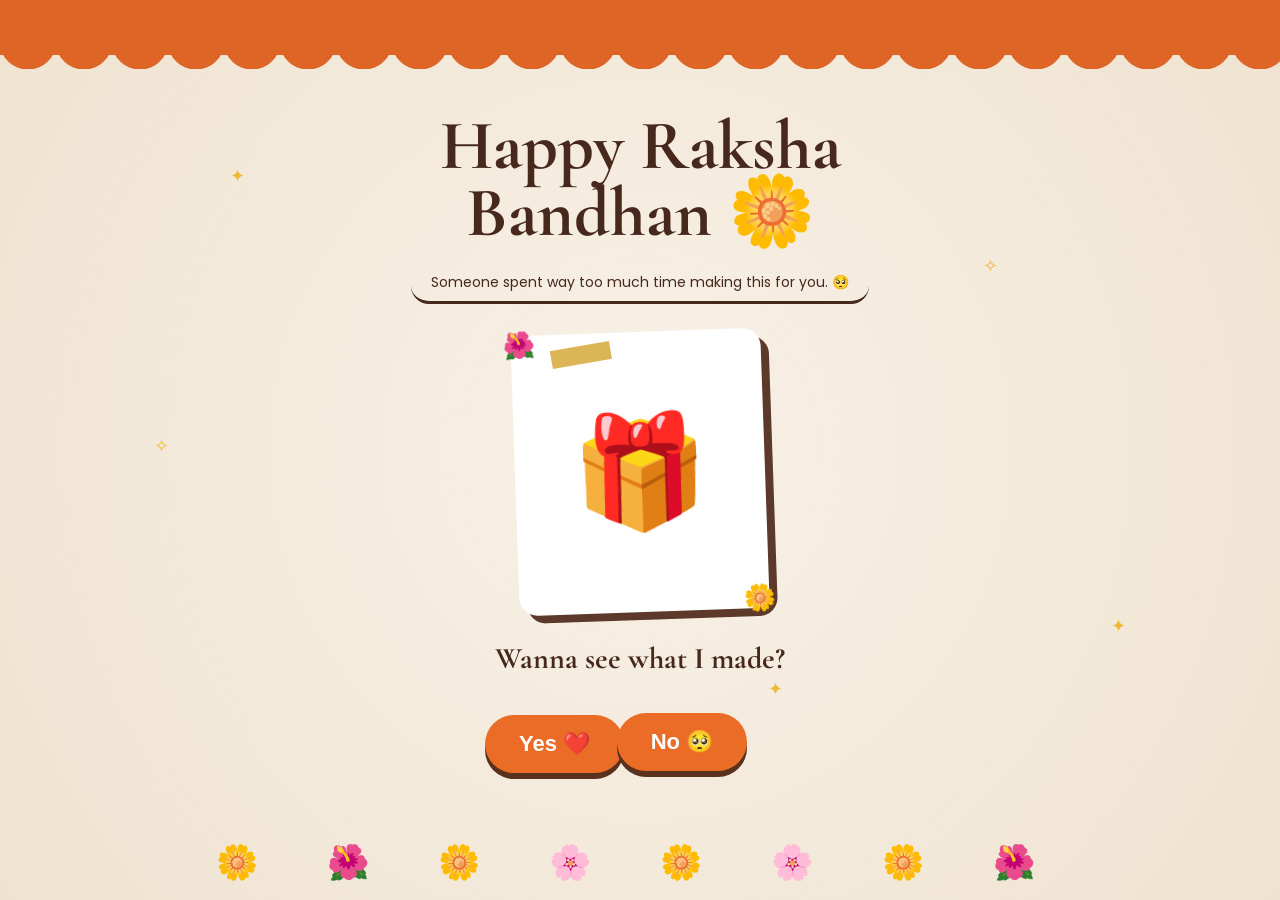
<file: index.html>
<!DOCTYPE html>
<html lang="en">

<head>
  <meta charset="UTF-8">
  <meta name="viewport" content="width=device-width, initial-scale=1.0">
  <title>Happy Raksha Bandhan</title>

  <link rel="stylesheet" href="style.css">

  <link
    href="https://fonts.googleapis.com/css2?family=Poppins:wght@300;400;600&family=Cormorant+Garamond:wght@600;700&display=swap"
    rel="stylesheet">
</head>

<body>

  <!-- Top Border -->
  <div class="top-border"></div>

  <!-- Floating Rakhi Background -->
  <div class="rakhi r1"></div>
  <div class="rakhi r2"></div>
  <div class="rakhi r3"></div>
  <div class="rakhi r4"></div>
  <div class="rakhi r5"></div>

  <!-- Sparkles -->
  <span class="spark s1">✦</span>
  <span class="spark s2">✧</span>
  <span class="spark s3">✦</span>
  <span class="spark s4">✧</span>
  <span class="spark s5">✦</span>

  <!-- Flowers -->
  <div class="flowers">
    🌼 🌺 🌼 🌸 🌼 🌸 🌼 🌺
  </div>

  <!-- Main Content -->
  <section class="container">

    <h1>
      Happy Raksha <br> Bandhan 🌼
    </h1>

    <div class="note">
      Someone spent way too much time making this for you. 🥺
    </div>

    <div class="polaroid">

      <div class="tape"></div>

      <span class="pin top">🌺</span>

      <div class="gift">🎁</div>

      <span class="pin bottom">🌼</span>

    </div>

    <h2>Wanna see what I made?</h2>

    <div class="buttons" id="buttonArea">

      <button id="yesBtn">Yes ❤️</button>

      <button id="noBtn">No 🥺</button>

    </div>

  </section>

  <script src="script.js"></script>

</body>

</html>
</file>
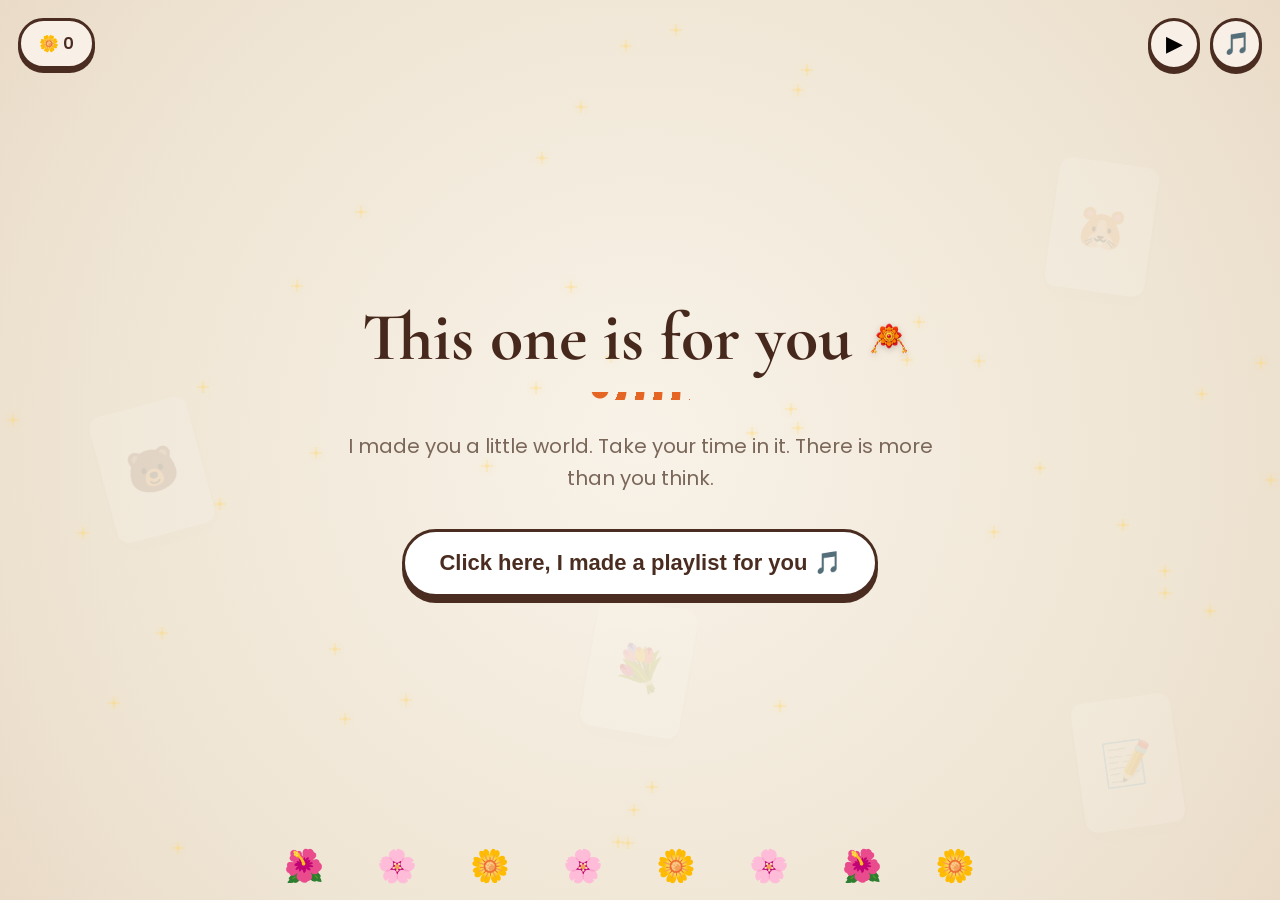
<file: scenes/scene2.html>
<!DOCTYPE html>
<html lang="en">

<head>
    <meta charset="UTF-8">
    <meta name="viewport" content="width=device-width, initial-scale=1.0">
    <title>Scene 2</title>

    <link rel="stylesheet" href="scene2.css">
    <link
        href="https://fonts.googleapis.com/css2?family=Poppins:wght@300;400;500;600&family=Cormorant+Garamond:wght@700&display=swap"
        rel="stylesheet">
</head>

<body>

    <div id="sparkleContainer"></div>
    <div id="rakhiContainer"></div>

    <div class="counter">🌼 0</div>

    <div class="topBtns">
        <!-- ✅ This is the Play/Pause button -->
        <button id="pauseBtn">▶</button>
        <button id="musicBtn">🎵</button>
    </div>

    <div class="playlist hidden" id="playlist">
        <h3>YOUR PLAYLIST</h3>

        <div class="song active" data-song="1">
            <div class="num">1</div>
            <div>
                <h4>Ashiyan</h4>
                <p>for my favourite sibling</p>
            </div>
        </div>

        <div class="song" data-song="2">
            <div class="num">2</div>
            <div>
                <h4>Phoolo Ka Taaro Ka</h4>
                <p>the one we both know</p>
            </div>
        </div>

        <small>Select a song, then press ▶ to play</small>
    </div>

    <div class="card c1">🐻</div>
    <div class="card c2">💐</div>
    <div class="card c3">📝</div>
    <div class="card c4">🐹</div>

    <section class="container">

        <h1 class="heroTitle">
            This one is for you
            <img src="../assets/images/rakhi.png" class="titleRakhi" alt="Rakhi">
        </h1>

        <div class="wave"></div>

        <p>
            I made you a little world. Take your time in it.
            There is more than you think.
        </p>

        <button id="playlistBtn" class="playlistBtn">
            Click here, I made a playlist for you 🎵
        </button>

    </section>

    <div class="flowers">
        🌺 🌸 🌼 🌸 🌼 🌸 🌺 🌼
    </div>

    <audio id="player"></audio>

    <script src="scene2.js"></script>

</body>

</html>
</file>
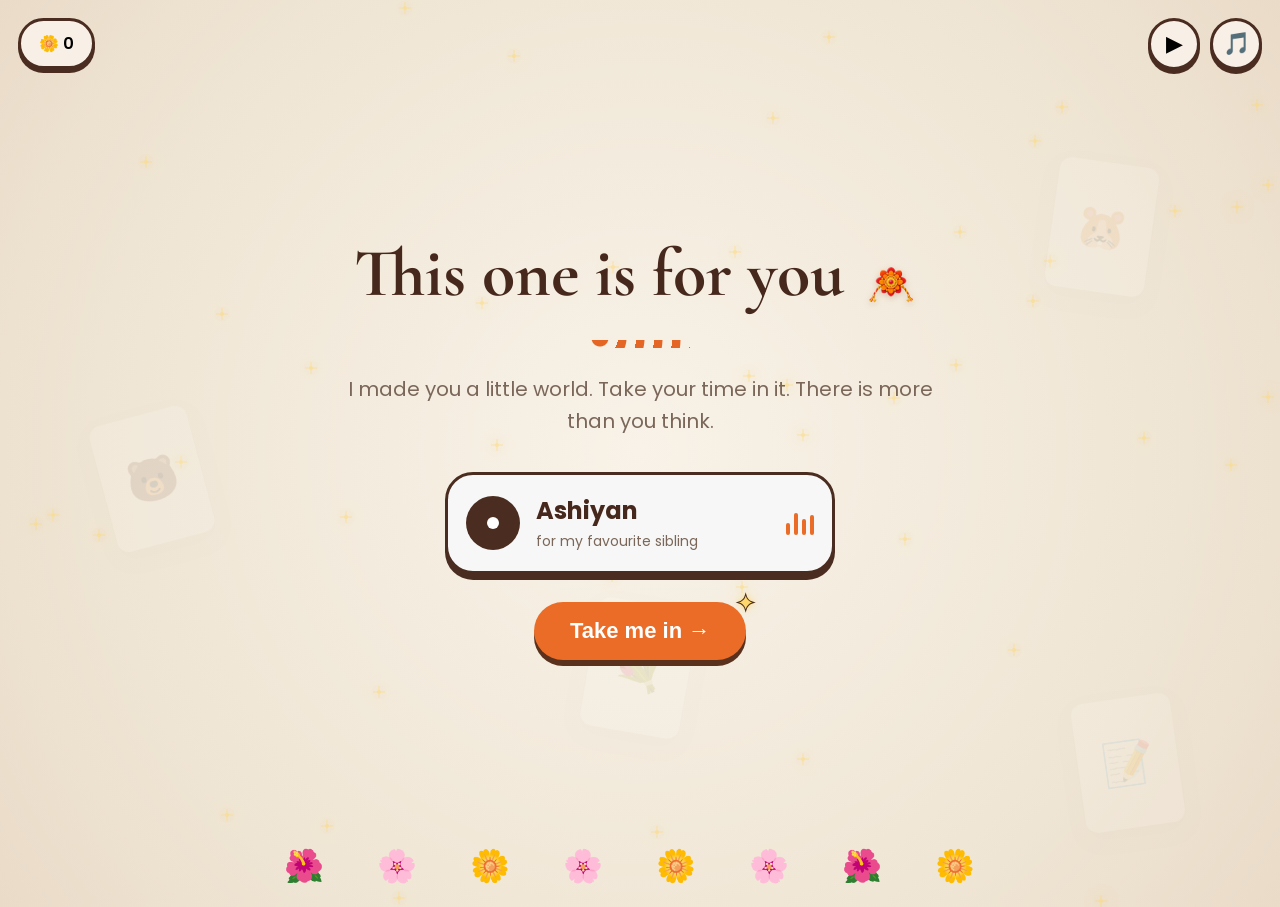
<file: scenes/scene3.html>
<!DOCTYPE html>
<html lang="en">

<head>
    <meta charset="UTF-8">
    <meta name="viewport" content="width=device-width, initial-scale=1.0">
    <title>Scene 3</title>

    <link rel="stylesheet" href="scene3.css">
    <link
        href="https://fonts.googleapis.com/css2?family=Poppins:wght@300;400;500;600&family=Cormorant+Garamond:wght@700&display=swap"
        rel="stylesheet">
</head>

<body>

    <div id="sparkleContainer"></div>
    <div id="rakhiContainer"></div>

    <div class="counter">🌼 0</div>

    <div class="topBtns">
        <button id="pauseBtn">▶</button>
        <button id="musicBtn">🎵</button>
    </div>

    <!-- PLAYLIST -->
    <div class="playlist hidden" id="playlist">

        <h3>YOUR PLAYLIST</h3>

        <div class="song active" data-song="1">
            <div class="num">1</div>
            <div class="text">
                <h4>Ashiyan</h4>
                <p>for my favourite sibling</p>
            </div>
        </div>

        <div class="song" data-song="2">
            <div class="num">2</div>
            <div class="text">
                <h4>Phoolo Ka Taaro Ka</h4>
                <p>the one we both know</p>
            </div>
        </div>

        <div class="bottomOptions">
            <button id="nextSong">⏭ Next song</button>
            <button id="turnOff">Turn off 🎀</button>
        </div>

    </div>

    <!-- Background -->
    <div class="card c1">🐻</div>
    <div class="card c2">💐</div>
    <div class="card c3">📝</div>
    <div class="card c4">🐹</div>

    <section class="container">

        <h1 class="heroTitle">
            This one is for you
            <img src="../assets/images/rakhi.png" alt="Rakhi" class="titleRakhi">
        </h1>

        <div class="wave"></div>

        <p>
            I made you a little world. Take your time in it.
            There is more than you think.
        </p>

        <div class="musicCard">

            <div class="disc" id="disc"></div>

            <div class="songInfo">
                <h3 id="songTitle">Ashiyan</h3>
                <span id="songDesc">for my favourite sibling</span>
            </div>

            <div class="equalizer">
                <span></span><span></span><span></span><span></span>
            </div>

        </div>

        <button class="nextBtn" id="nextBtn">
            Take me in →
        </button>

    </section>

    <div class="flowers">
        🌺 🌸 🌼 🌸 🌼 🌸 🌺 🌼
    </div>

    <!-- ONLY ONE AUDIO -->
    <audio id="player"></audio>

    <script src="scene3.js"></script>

</body>

</html>
</file>
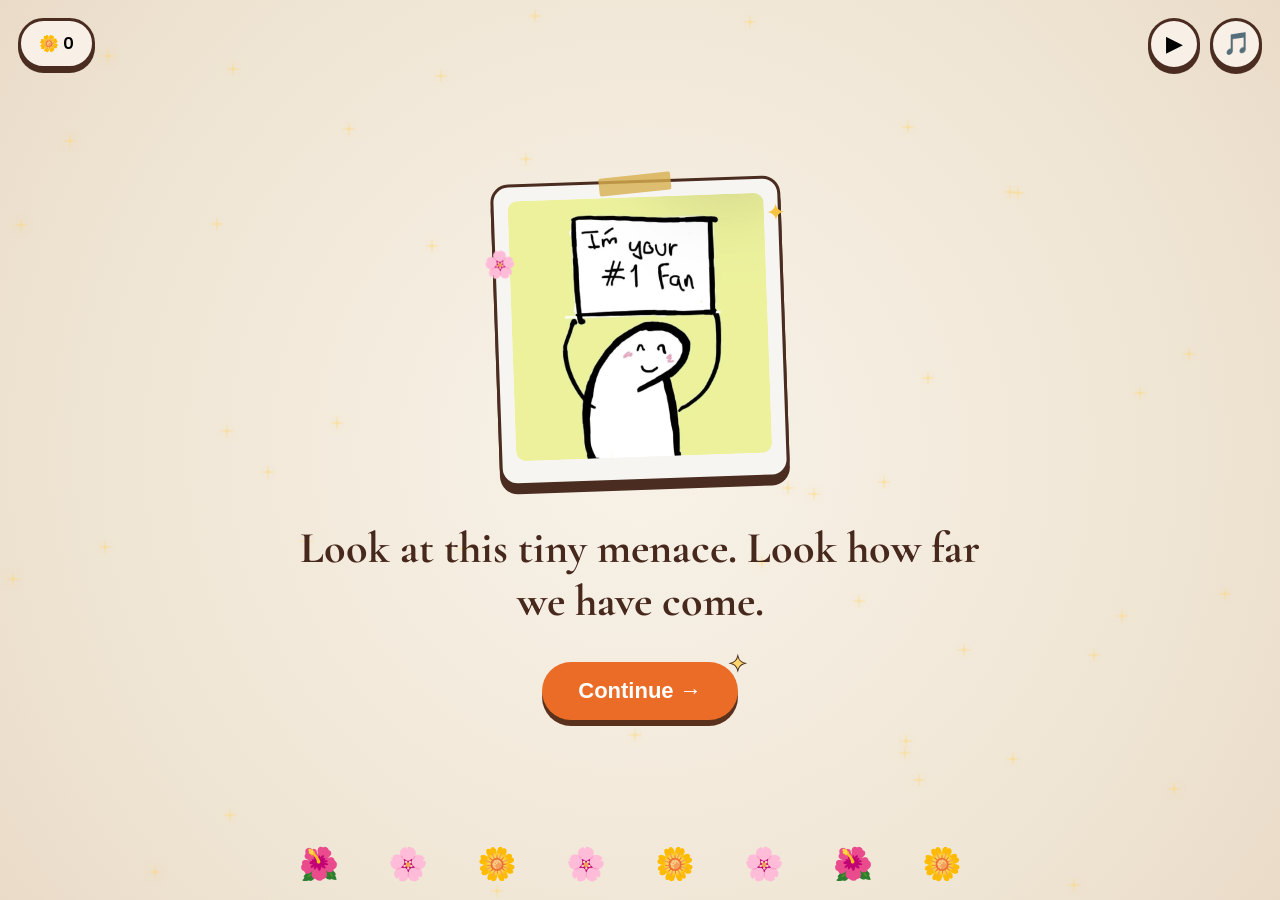
<file: scenes/scene4.html>
<!DOCTYPE html>
<html lang="en">

<head>
    <meta charset="UTF-8">
    <meta name="viewport" content="width=device-width, initial-scale=1.0">

    <title>Scene 4</title>

    <link rel="stylesheet" href="scene4.css">
    <link
        href="https://fonts.googleapis.com/css2?family=Poppins:wght@300;400;500;600&family=Cormorant+Garamond:wght@700&display=swap"
        rel="stylesheet">
</head>

<body>

    <div id="sparkleContainer"></div>
    <div id="rakhiContainer"></div>

    <div class="counter">🌼 0</div>

    <div class="topBtns">
        <button id="pauseBtn">▶</button>
        <button id="musicBtn">🎵</button>
    </div>

    <section class="container">

        <div class="polaroid">

            <img src="../assets/images/scene4.jpeg" alt="Memory photo of us together">

            <div class="tape"></div>

            <div class="flower">🌸</div>

            <div class="star">✦</div>

        </div>

        <h2>
            Look at this tiny menace. Look how far
            we have come.
        </h2>

        <button class="continueBtn" id="continueBtn">
            Continue →
        </button>

    </section>

    <div class="flowers">
        🌺 🌸 🌼 🌸 🌼 🌸 🌺 🌼
    </div>

    <audio id="player"></audio>

    <script src="scene4.js"></script>

</body>

</html>
</file>
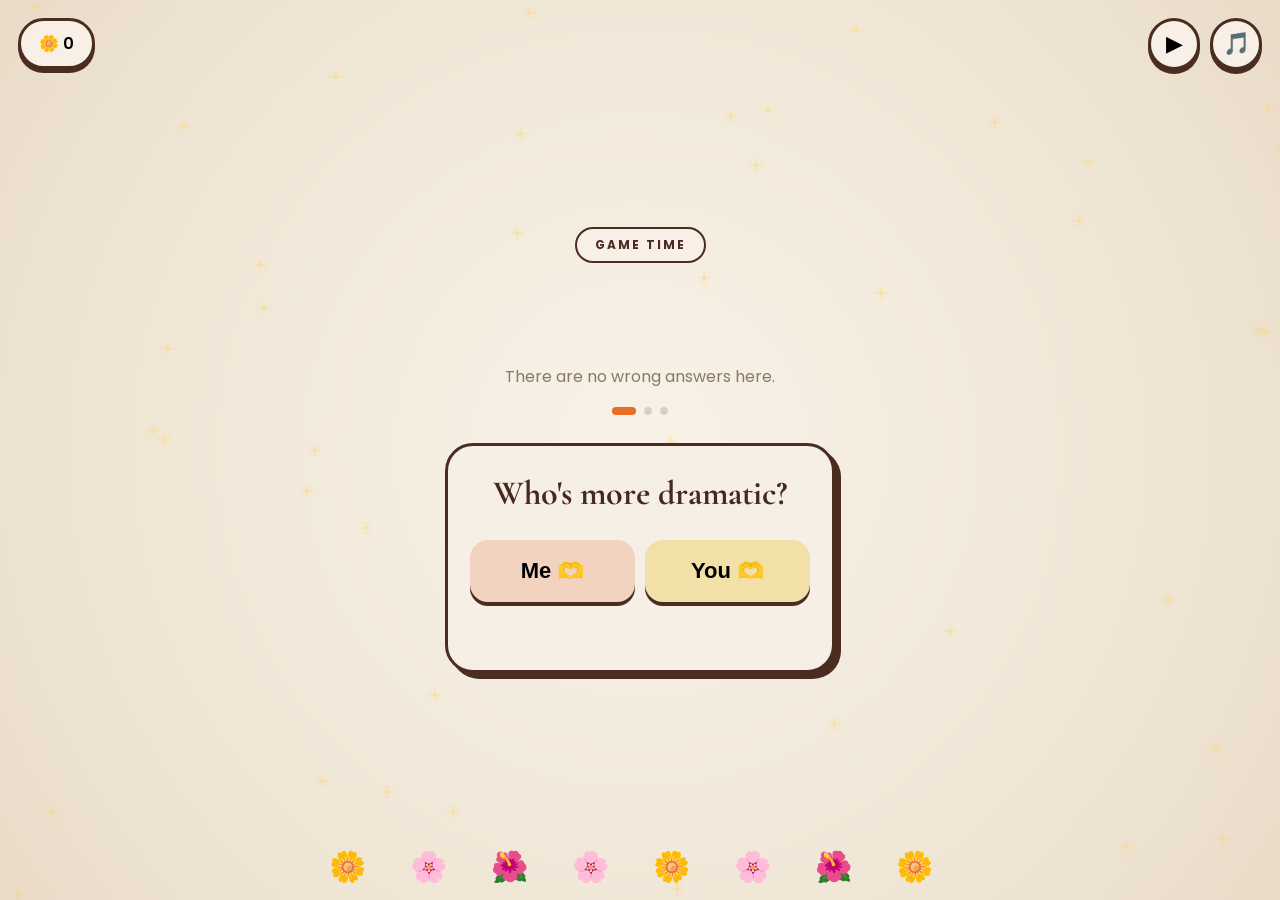
<file: scenes/scene5.html>
<!DOCTYPE html>
<html lang="en">

<head>
    <meta charset="UTF-8">
    <meta name="viewport" content="width=device-width, initial-scale=1.0">
    <title>Scene 5 - Sibling Quiz</title>

    <link rel="stylesheet" href="scene5.css">
    <link
        href="https://fonts.googleapis.com/css2?family=Poppins:wght@300;400;500;600&family=Cormorant+Garamond:wght@700&display=swap"
        rel="stylesheet">
</head>

<body>

    <div id="sparkleContainer"></div>
    <div id="rakhiContainer"></div>

    <div class="counter">🌼 0</div>

    <div class="topBtns">
        <button id="pauseBtn">▶</button>
        <button id="musicBtn">🎵</button>
    </div>

    <div class="container">

        <div class="tag">GAME TIME</div>

        <h1>The sibling quiz</h1>

        <p>There are no wrong answers here.</p>

        <div class="progress">
            <span class="active"></span>
            <span></span>
            <span></span>
        </div>

        <div class="quizCard">

            <h2 id="question">Who's more dramatic?</h2>

            <div class="options">
                <button id="leftBtn" class="option">Me 🫶</button>
                <button id="rightBtn" class="option">You 🫶</button>
            </div>

            <div id="response" class="response"></div>

        </div>

    </div>

    <div class="flowers">🌼 🌸 🌺 🌸 🌼 🌸 🌺 🌼</div>

    <audio id="player"></audio>

    <script src="scene5.js"></script>
</body>

</html>
</file>
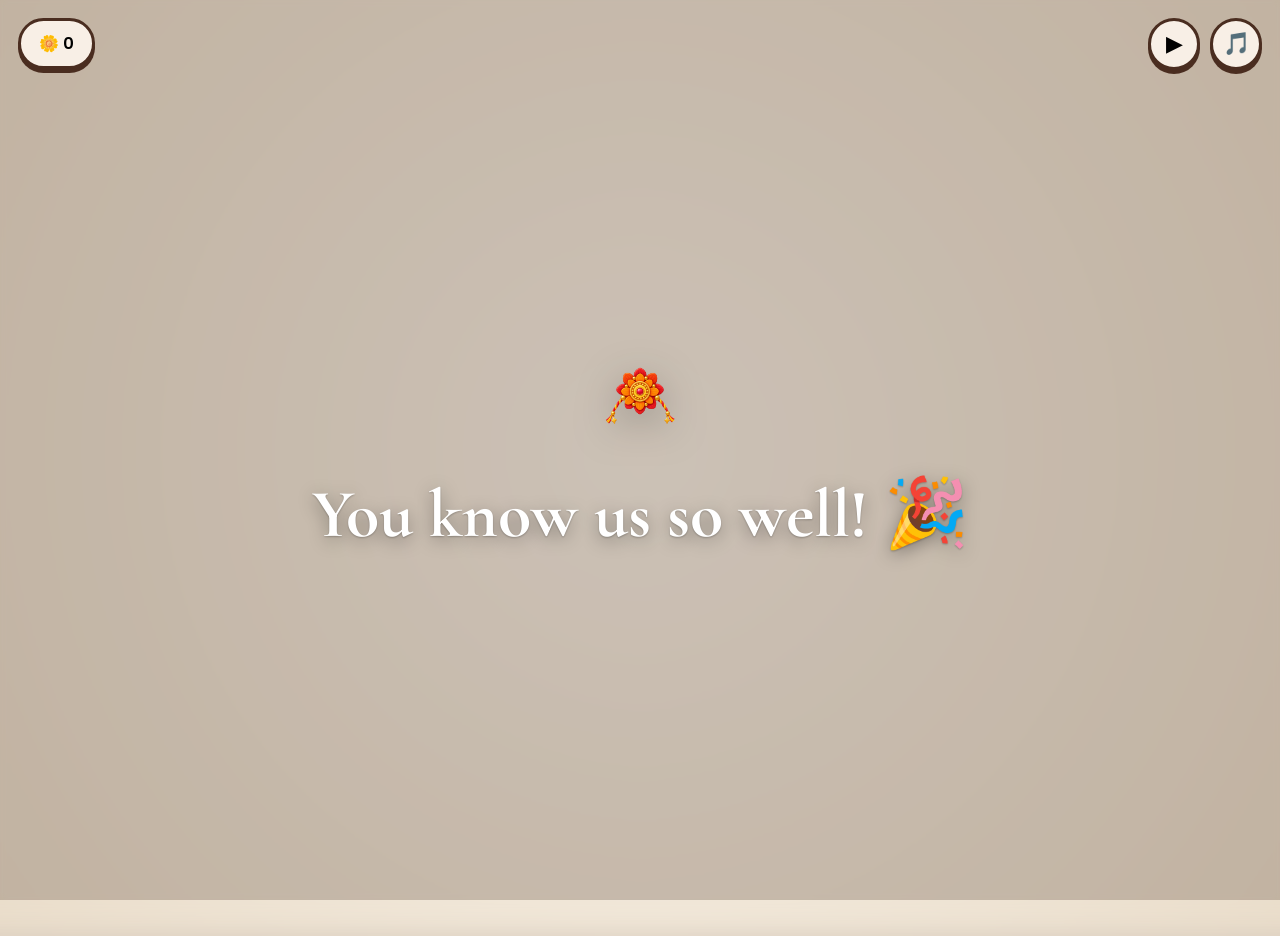
<file: scenes/scene6.html>
<!DOCTYPE html>
<html lang="en">

<head>
    <meta charset="UTF-8">
    <meta name="viewport" content="width=device-width, initial-scale=1.0">
    <title>Scene 6</title>

    <link rel="stylesheet" href="scene6.css">
    <link
        href="https://fonts.googleapis.com/css2?family=Poppins:wght@300;400;500;600&family=Cormorant+Garamond:wght@700&display=swap"
        rel="stylesheet">
</head>

<body>

    <div id="sparkleContainer"></div>
    <div id="rakhiContainer"></div>

    <div class="counter">🌼 0</div>

    <div class="topBtns">
        <button id="pauseBtn">▶</button>
        <button id="musicBtn">🎵</button>
    </div>

    <!-- Blurred background -->
    <div class="bgBlur"></div>
    <div class="overlay"></div>

    <!-- Stage 1 -->
    <div id="intro" class="intro">
        <div class="rakhi">
            <img src="../assets/images/rakhi.png" alt="Golden Rakhi symbol">
        </div>
        <h1>You know us so well! 🎉</h1>
    </div>

    <!-- Stage 2 -->
    <div id="giftStage" class="giftStage hidden">
        <div id="giftBox" class="giftBox">🎁</div>
        <p>Tap to open it</p>
    </div>

    <!-- Stage 3 -->
    <div id="reward" class="reward hidden">

        <div class="polaroid">

            <div class="cornerRakhi">
                <img src="../assets/images/rakhi.png" alt="Rakhi decoration">
            </div>

            <img src="../assets/images/scene6.jpeg" alt="Surprise memory photo">

            <h2>Rakhi Surprise #1 unlocked</h2>

            <p>
                One embarrassing memory that you are NOT allowed to delete. 😌
            </p>

        </div>

        <button class="continueBtn" id="continueBtn">
            Continue →
        </button>

    </div>

    <audio id="player"></audio>

    <script src="scene6.js"></script>

</body>

</html>
</file>
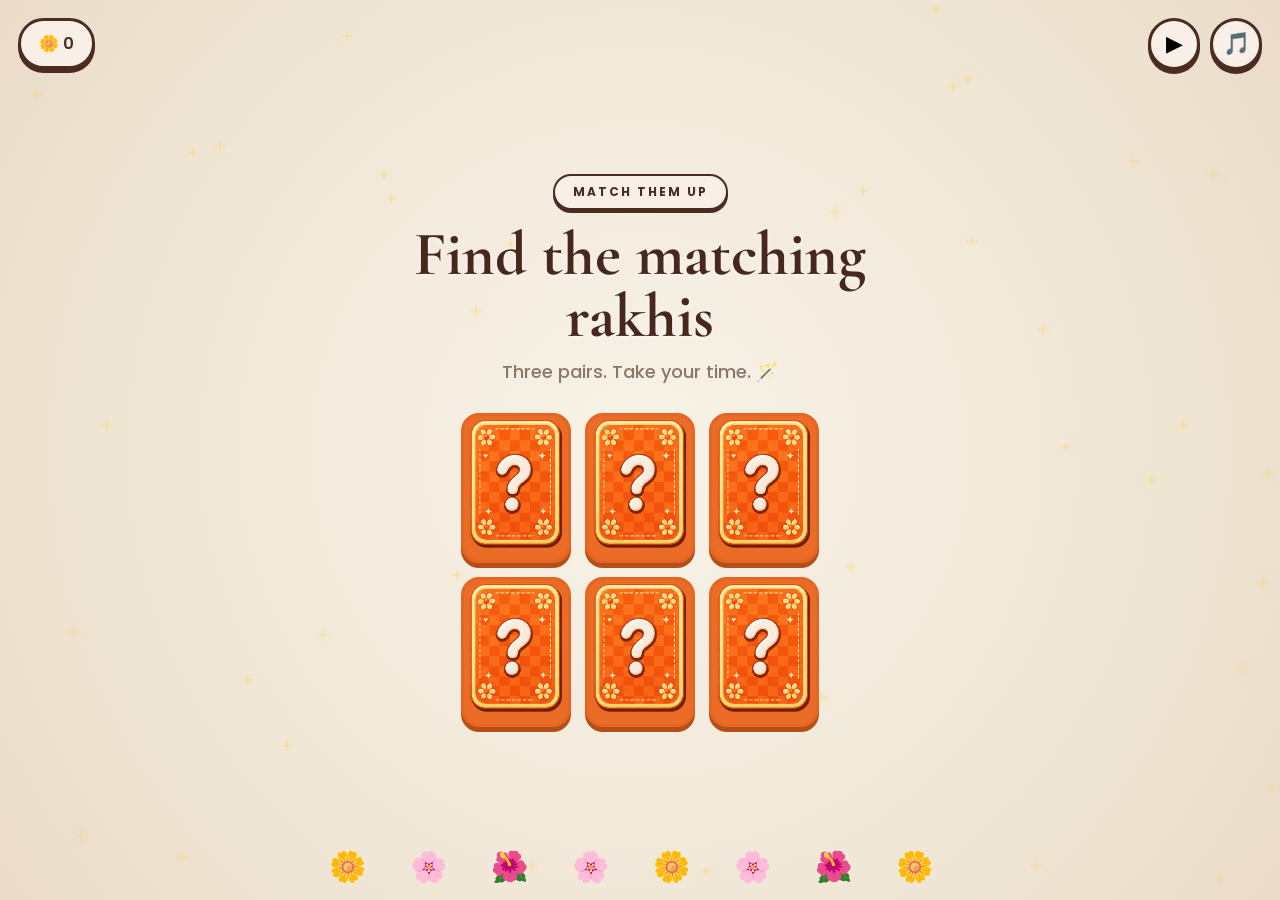
<file: scenes/scene7.html>
<!DOCTYPE html>
<html lang="en">

<head>
    <meta charset="UTF-8">
    <meta name="viewport" content="width=device-width, initial-scale=1.0">
    <title>Scene 7 - Match the Rakhis</title>

    <link rel="stylesheet" href="scene7.css">

    <link
        href="https://fonts.googleapis.com/css2?family=Poppins:wght@300;400;500;600&family=Cormorant+Garamond:wght@700&display=swap"
        rel="stylesheet">
</head>

<body>

    <!-- Floating Effects -->
    <div id="sparkleContainer"></div>
    <div id="rakhiContainer"></div>

    <!-- Top Left Counter -->
    <div class="counter">🌼 0</div>

    <!-- Top Right Buttons -->
    <div class="topBtns">
        <button id="pauseBtn">▶</button>
        <button id="musicBtn">🎵</button>
    </div>

    <!-- Main Content -->
    <div class="container">

        <div class="tag">MATCH THEM UP</div>

        <h1>Find the matching<br>rakhis</h1>

        <p>Three pairs. Take your time. 🪄</p>

        <!-- Memory Game Grid -->
        <div id="grid" class="grid"></div>

    </div>

    <!-- Bottom Flowers -->
    <div class="flowers">
        🌼 🌸 🌺 🌸 🌼 🌸 🌺 🌼
    </div>

    <!-- =========================
         GIFT OVERLAY
    ========================== -->

    <div id="giftOverlay" class="giftOverlay hidden">

        <!-- Stage 1 : Gift -->
        <div id="giftStage" class="giftStage">

            <div id="giftBox" class="giftBox">
                🎁
            </div>

            <h3>Tap to open it</h3>

        </div>

        <!-- Stage 2 : Reward -->
        <div id="rewardCard" class="rewardCard hidden">

            <div class="polaroid">

                <!-- Corner Rakhi PNG -->
                <div class="cornerRakhi">
                    <img src="../assets/images/rakhi.png" alt="Rakhi">
                </div>

                <img class="rewardGif" src="../assets/images/kiss.gif" alt="Surprise GIF">

                <h2>Rakhi Surprise #2 unlocked</h2>

                <p>
                    One free treat from me.
                    No expiry, no arguments.
                </p>

            </div>

            <button id="nextBtn" class="nextBtn">
                Continue →
            </button>

        </div>

    </div>

    <!-- Music -->
    <audio id="player"></audio>

    <script src="scene7.js"></script>

</body>

</html>
</file>
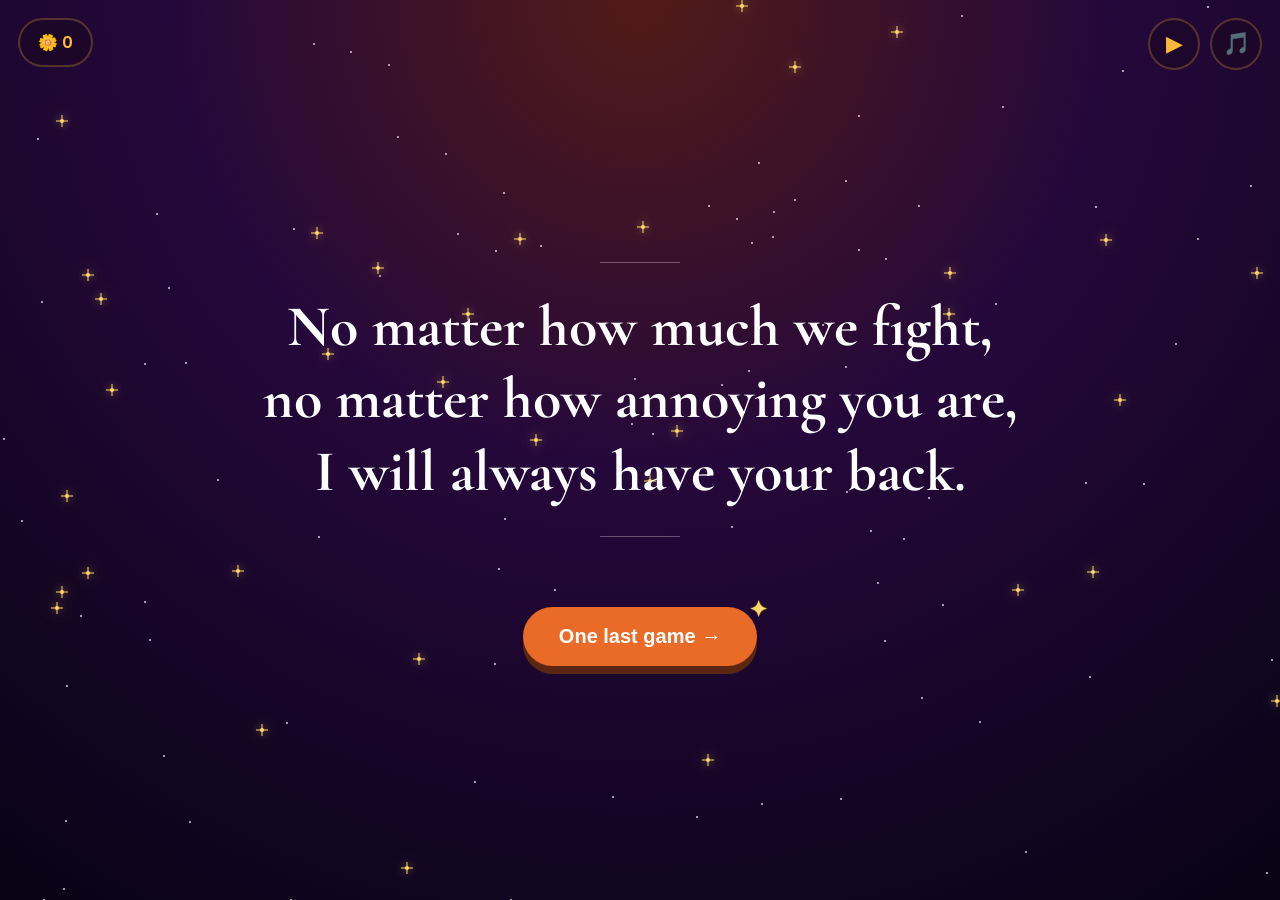
<file: scenes/scene8.html>
<!DOCTYPE html>
<html lang="en">
<head>
  <meta charset="UTF-8">
  <meta name="viewport" content="width=device-width, initial-scale=1.0">
  <title>Scene 8 • Last Game</title>

  <link rel="preconnect" href="https://fonts.googleapis.com">
  <link rel="preconnect" href="https://fonts.gstatic.com" crossorigin>

  <link href="https://fonts.googleapis.com/css2?family=Poppins:wght@300;400;500;600&family=Cormorant+Garamond:wght@600;700&display=swap" rel="stylesheet">

  <link rel="stylesheet" href="scene8.css">
</head>
<body>

  <!-- Audio -->
  <audio id="player" loop></audio>

  <!-- Background -->
  <div id="stars"></div>
  <div id="sparkles"></div>
  <div id="flowers"></div>

  <!-- Top UI -->
  <div class="counter">🌼 <span id="score">0</span></div>

  <div class="topBtns">
    <button id="pauseBtn">▶</button>
    <button id="musicBtn">🎵</button>
  </div>

  <!-- ===================================================== -->
  <!-- STAGE 1 : Emotional Quote -->
  <!-- ===================================================== -->

  <section id="stage1" class="stage active">

    <div class="quoteBox">

      <div class="line"></div>

      <h1>
        No matter how much we fight,<br>
        no matter how annoying you are,<br>
        I will always have your back.
      </h1>

      <div class="line"></div>

      <button id="startGame" class="mainBtn">
        One last game →
        <span class="btnSpark">✦</span>
      </button>

    </div>

  </section>

  <!-- ===================================================== -->
  <!-- STAGE 2 : Find Special Rakhi -->
  <!-- ===================================================== -->

  <section id="stage2" class="stage hidden">

    <p class="tag">LAST GAME</p>

    <h2>One of these rakhis is yours</h2>

    <p class="sub">
      Only one is the real one. Keep tapping.
    </p>

    <!-- JS generates 24 rakhis -->
    <div id="rakhiGrid" class="grid"></div>

  </section>

  <!-- ===================================================== -->
  <!-- STAGE 3 : Flower Celebration -->
  <!-- ===================================================== -->

  <section id="stage3" class="stage hidden">

    <p class="tag">LAST GAME</p>

    <h2>One of these rakhis is yours</h2>

    <p class="sub">It was always yours 🫶</p>

    <div id="celebrationRing"></div>

  </section>

  <!-- ===================================================== -->
  <!-- STAGE 4 : Big Message -->
  <!-- ===================================================== -->

  <section id="stage4" class="stage hidden">

    <img src="../assets/images/rakhiSpecial.png" class="heroRakhi" alt="Special Rakhi">

    <h1 class="bigText">
      It was always yours 🪢
    </h1>

  </section>

  <!-- ===================================================== -->
  <!-- STAGE 5 : Gift -->
  <!-- ===================================================== -->

  <section id="stage5" class="stage hidden">

    <div class="giftWrap">

      <div id="giftBox" class="gift">🎁</div>

      <p>Tap to open it</p>

    </div>

  </section>

  <!-- ===================================================== -->
  <!-- STAGE 6 : Final Surprise -->
  <!-- ===================================================== -->

  <section id="stage6" class="stage hidden">

    <div class="polaroid">

      <!-- Corner Rakhi -->
      <img src="../assets/images/rakhi.png" class="pin" alt="Rakhi">

      <!-- Dancing Cat -->
      <img src="../assets/images/cat.gif" class="finalGif" alt="Cat GIF">

      <h3>Final Surprise unlocked</h3>

      <p>
        Officially certified: world's most annoying sibling,
        and one of my favourite people.
      </p>

    </div>

    <button id="continueBtn" class="mainBtn">
      Continue →
      <span class="btnSpark">✦</span>
    </button>

  </section>

  <!-- JS -->
  <script src="scene8.js"></script>

</body>
</html>
</file>
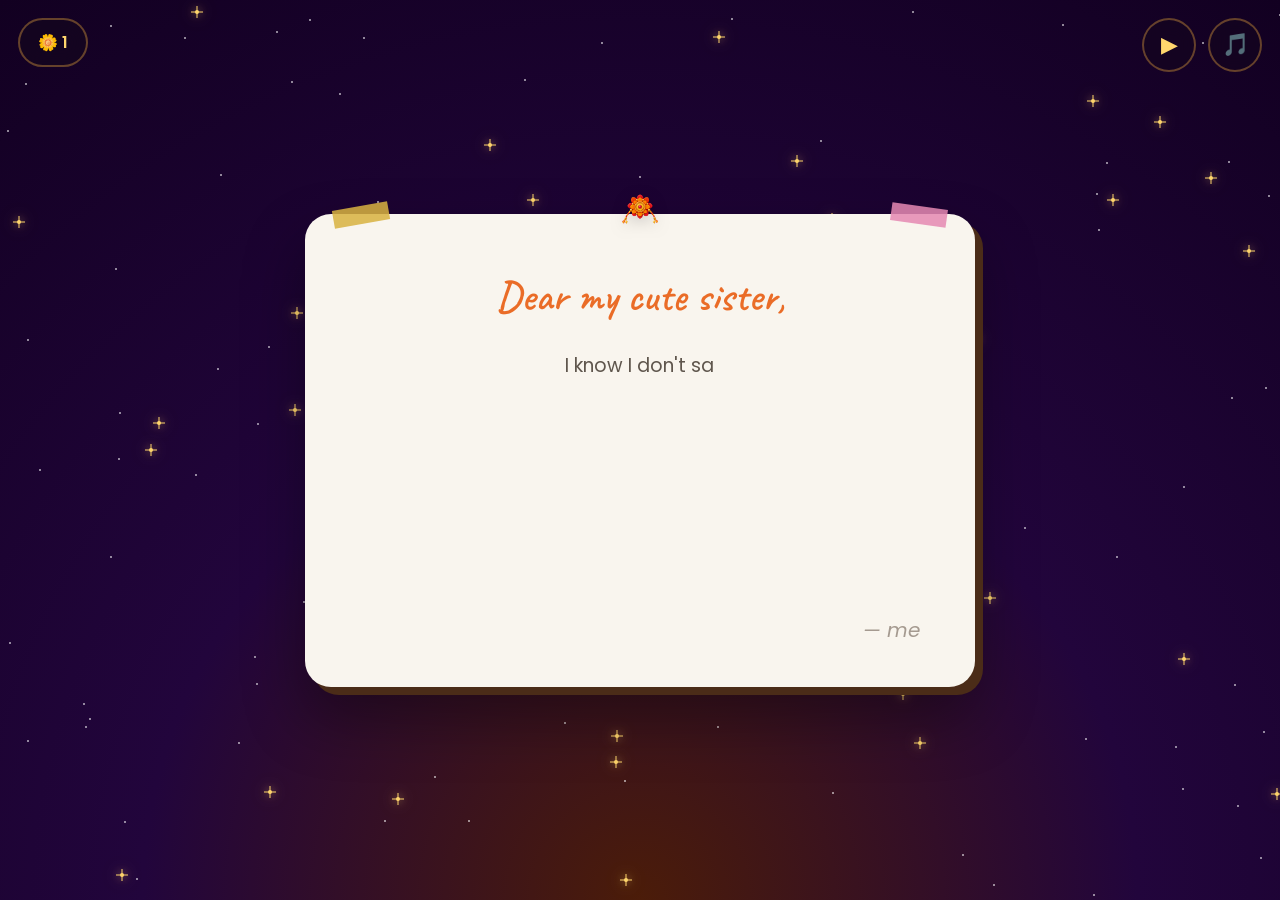
<file: scenes/scene9.html>
<!DOCTYPE html>
<html lang="en">

<head>
    <meta charset="UTF-8">
    <meta name="viewport" content="width=device-width, initial-scale=1.0">

    <title>Raksha Bandhan • Scene 9</title>

    <link rel="preconnect" href="https://fonts.googleapis.com">
    <link rel="preconnect" href="https://fonts.gstatic.com" crossorigin>

    <link
        href="https://fonts.googleapis.com/css2?family=Poppins:wght@300;400;500;600&family=Cormorant+Garamond:wght@500;600;700&family=Caveat:wght@600&display=swap"
        rel="stylesheet">

    <link rel="stylesheet" href="scene9.css">
</head>

<body>

    <audio id="player" loop></audio>

    <!-- ================= BACKGROUND ================= -->

    <div id="stars"></div>
    <div id="sparkles"></div>
    <div id="rakhiContainer"></div>

    <!-- Top UI -->

    <div class="counter">🌼 <span id="score">1</span></div>

    <div class="topBtns">
        <button id="pauseBtn">▶</button>
        <button id="musicBtn">🎵</button>
    </div>

    <!-- =======================================================
     STAGE 1 : LETTER
======================================================= -->

    <section id="stage1" class="stage active">

        <div class="letter">

            <img src="../assets/images/rakhi.png" class="rakhiTop" alt="Rakhi">

            <div class="tape tapeLeft"></div>
            <div class="tape tapeRight"></div>

            <h3>Dear my cute sister,</h3>

            <div id="typewriter" class="letterBody"></div>

            <div class="signature">— me</div>

        </div>

    </section>

    <!-- =======================================================
     STAGE 2 : LAST GIFT
======================================================= -->

    <section id="stage2" class="stage hidden">

        <h4 class="lastGiftTag">LAST GIFT</h4>

        <h1 class="giftTitle">
            One last gift
            <br>
            for you
        </h1>

        <p class="giftSub">
            Because every Raksha Bandhan deserves one final surprise.
        </p>

        <div id="giftBox" class="giftBox">
            🎁
        </div>

        <p class="tapText">
            Tap to open it
        </p>

        <button id="openGift" class="giftBtn">
            Open the last gift →
        </button>

    </section>

    <script src="scene9.js"></script>

</body>

</html>
</file>
<file: style.css>
* {
    margin: 0;
    padding: 0;
    box-sizing: border-box;
}

body {
    height: 100vh;
    overflow: hidden;
    font-family: 'Poppins', sans-serif;
    background: radial-gradient(circle, #f8f1e7, #efe3d0);
    position: relative;
}

/* TOP BORDER */

.top-border {
    position: absolute;
    top: 0;
    width: 100%;
    height: 55px;
    background: #de6525;
}

.top-border::after {
    content: "";
    position: absolute;
    bottom: -14px;
    width: 100%;
    height: 28px;

    background:
        radial-gradient(circle at 28px 0, #de6525 28px, transparent 29px) repeat-x;

    background-size: 56px 28px;
}

/* CONTAINER */

.container {
    display: flex;
    flex-direction: column;
    justify-content: center;
    align-items: center;
    height: 100vh;
    position: relative;
    z-index: 10;
}

h1 {
    font-family: 'Cormorant Garamond', serif;
    font-size: 70px;
    line-height: .95;
    color: #47281d;
    text-align: center;
    animation: fadeInUp 1.2s ease forwards;
}

.note {
    margin-top: 18px;
    padding: 8px 20px;
    border-bottom: 3px solid #47281d;
    border-radius: 0 0 18px 18px;
    font-size: 14px;
    color: #47281d;
    animation: slideInLeft 0.8s ease forwards;
    animation-delay: 0.3s;
    opacity: 0;
}

/* POLAROID */

.polaroid {
    margin: 28px 0;
    width: 250px;
    height: 280px;
    background: #fff;
    border-radius: 18px;
    box-shadow: 8px 8px 0 #5c392b;
    position: relative;
    display: flex;
    align-items: center;
    justify-content: center;
    transform: rotate(-2deg);
    animation: fadeInScale 1s ease forwards;
    animation-delay: 0.5s;
    opacity: 0;
}

.tape {
    position: absolute;
    top: 12px;
    left: 40px;
    width: 60px;
    height: 18px;
    background: #dcb557;
    transform: rotate(-8deg);
}

.pin {
    position: absolute;
    font-size: 26px;
}

.top {
    top: -10px;
    left: -8px;
}

.bottom {
    bottom: -10px;
    right: -6px;
}

.gift {
    font-size: 110px;
    animation: bounceIn 1s ease forwards, bounce 2s infinite;
    animation-delay: 0.8s;
    opacity: 0;
}

@keyframes bounce {

    50% {
        transform: translateY(-8px);
    }

}

/* Question */

h2 {
    font-family: 'Cormorant Garamond', serif;
    font-size: 30px;
    color: #47281d;
    margin-bottom: 20px;
    animation: textReveal 1.2s ease forwards;
    animation-delay: 0.7s;
    opacity: 0;
}

/* BUTTONS */

.buttons {
    position: relative;
    width: 340px;
    height: 90px;
    animation: slideInRight 0.8s ease forwards;
    animation-delay: 0.9s;
    opacity: 0;
}

button {
    position: absolute;
    padding: 16px 34px;
    font-size: 22px;
    font-weight: 600;
    border: none;
    border-radius: 40px;
    cursor: pointer;
    background: #ea6c27;
    color: #fff;
    box-shadow: 0 6px 0 #5a311d;
    transition: .25s;
}

#yesBtn {
    left: 15px;
    top: 18px;
    animation: glowPulse 2s ease-in-out infinite;
}

#noBtn {
    left: 185px;
    top: 18px;
}

button:hover {
    transform: translateY(-2px);
}

/* SPARKLES */

.spark {
    position: absolute;
    color: #efb938;
    font-size: 18px;
    animation: twinkle 3s ease-in-out infinite, sparklePulse 2s ease-in-out infinite;
}

@keyframes twinkle {

    50% {
        transform: translateY(-12px) scale(1.3);
        opacity: 1;
    }

}

.s1 {
    top: 18%;
    left: 18%;
}

.s2 {
    top: 28%;
    right: 22%;
}

.s3 {
    top: 68%;
    right: 12%;
}

.s4 {
    top: 48%;
    left: 12%;
}

.s5 {
    top: 75%;
    left: 60%;
}

/* FLOWERS */

.flowers {
    position: absolute;
    bottom: 12px;
    width: 100%;
    text-align: center;
    font-size: 34px;
    letter-spacing: 30px;
}

/* FLOATING RAKHI */

.rakhi {
    position: absolute;
    width: 90px;
    height: 90px;
    animation: floatUp 8s ease-in-out infinite, spinSlow 20s linear infinite;
    opacity: .95;
}

/* Thread */

.rakhi::before {
    content: "";
    position: absolute;
    top: 44px;
    left: -45px;
    width: 180px;
    height: 3px;

    background:
        linear-gradient(90deg, #ff93a7, #ffd57c, #ff93a7);

}

/* ---------- Mini Rakhi ---------- */

.rakhi {
    position: absolute;
    width: 32px;
    height: 32px;
    pointer-events: none;
    opacity: .75;
    animation: floatUp linear forwards, spinSlow 20s linear infinite;
}

/* Thread */

.rakhi .thread {
    position: absolute;
    width: 54px;
    height: 2px;
    background: linear-gradient(90deg, #ff8ea8, #ffd46b, #ff8ea8);
    top: 15px;
    left: -11px;
    border-radius: 10px;
}

/* Golden Disc */

.rakhi .disc {
    position: absolute;
    width: 18px;
    height: 18px;
    top: 7px;
    left: 7px;
    border-radius: 50%;
    background:
        radial-gradient(circle,
            #ffe08b 20%,
            #d98a00 55%,
            #ffc95d 78%,
            #b86a00 100%);
    border: 2px solid #fff3c7;
    box-shadow: 0 0 10px rgba(255, 190, 60, .45);
}

/* Pink Center */

.rakhi .disc::after {
    content: "";
    position: absolute;
    width: 8px;
    height: 8px;
    background: #e75d87;
    border-radius: 50%;
    top: 50%;
    left: 50%;
    transform: translate(-50%, -50%);
    border: 1px solid #ffe8b5;
}

@keyframes floatUp {

    0% {
        transform: translateY(0) rotate(0deg) scale(.8);
        opacity: 0;
    }

    15% {
        opacity: .75;
    }

    100% {
        transform: translateY(-120vh) rotate(360deg) scale(1);
        opacity: 0;
    }
}


/* Exit Animation */

.page-exit {

    animation: exitScene 1.2s ease forwards;

}

@keyframes exitScene {

    0% {
        opacity: 1;
        transform: scale(1);
        filter: blur(0);
    }

    60% {
        transform: scale(.92);
        filter: blur(8px);
    }

    100% {
        opacity: 0;
        transform: scale(1.08);
        filter: blur(18px);
    }

}

/* ==========================================
   ENHANCED ANIMATIONS
   ========================================== */

/* Fade In Up for heading */
@keyframes fadeInUp {
    from {
        opacity: 0;
        transform: translateY(40px);
    }

    to {
        opacity: 1;
        transform: translateY(0);
    }
}

/* Fade In Scale for polaroid */
@keyframes fadeInScale {
    from {
        opacity: 0;
        transform: scale(0.7) rotate(-5deg);
    }

    to {
        opacity: 1;
        transform: scale(1) rotate(-2deg);
    }
}

/* Bounce for gift emoji */
@keyframes bounceIn {
    0% {
        transform: scale(0) rotate(-10deg);
        opacity: 0;
    }

    60% {
        transform: scale(1.2) rotate(5deg);
        opacity: 1;
    }

    80% {
        transform: scale(0.95) rotate(-3deg);
    }

    100% {
        transform: scale(1) rotate(0deg);
        opacity: 1;
    }
}

/* Glow pulse for buttons */
@keyframes glowPulse {

    0%,
    100% {
        box-shadow: 0 6px 0 #5a311d, 0 0 20px rgba(234, 108, 39, 0.3);
    }

    50% {
        box-shadow: 0 6px 0 #5a311d, 0 0 40px rgba(234, 108, 39, 0.6);
    }
}

/* Slide in from left */
@keyframes slideInLeft {
    from {
        opacity: 0;
        transform: translateX(-60px);
    }

    to {
        opacity: 1;
        transform: translateX(0);
    }
}

/* Slide in from right */
@keyframes slideInRight {
    from {
        opacity: 0;
        transform: translateX(60px);
    }

    to {
        opacity: 1;
        transform: translateX(0);
    }
}

/* Text reveal */
@keyframes textReveal {
    0% {
        clip-path: inset(0 100% 0 0);
        opacity: 0;
    }

    100% {
        clip-path: inset(0 0 0 0);
        opacity: 1;
    }
}

@keyframes spinSlow {
    from {
        transform: rotate(0deg);
    }

    to {
        transform: rotate(360deg);
    }
}

@keyframes sparklePulse {

    0%,
    100% {
        transform: scale(1);
    }

    50% {
        transform: scale(1.5);
    }
}

/* ==========================================
   RESPONSIVE DESIGN
   ========================================== */

@media (max-width: 768px) {
    .container {
        padding: 20px;
    }

    h1 {
        font-size: 42px !important;
    }

    h2 {
        font-size: 24px !important;
    }

    .polaroid {
        width: 200px !important;
        height: 230px !important;
    }

    .gift {
        font-size: 80px !important;
    }

    .buttons {
        width: 280px !important;
        height: 160px !important;
    }

    button {
        font-size: 18px !important;
        padding: 12px 24px !important;
    }

    #yesBtn,
    #noBtn {
        position: relative !important;
        display: block !important;
        margin: 8px auto !important;
        left: auto !important;
        top: auto !important;
        width: 200px !important;
    }

    .flowers {
        font-size: 24px !important;
        letter-spacing: 12px !important;
    }

    .top-border {
        height: 35px !important;
    }

    .top-border::after {
        bottom: -10px !important;
        height: 20px !important;
        background-size: 40px 20px !important;
    }
}

@media (max-width: 480px) {
    h1 {
        font-size: 32px !important;
    }

    h2 {
        font-size: 20px !important;
    }

    .polaroid {
        width: 160px !important;
        height: 190px !important;
    }

    .gift {
        font-size: 60px !important;
    }

    .note {
        font-size: 12px !important;
        padding: 6px 14px !important;
    }
}
</file>
<file: scenes/scene2.css>
/* =====================================
   SCENE 2 - COMPLETE CSS
===================================== */

* {
    margin: 0;
    padding: 0;
    box-sizing: border-box;
}

body {
    height: 100vh;
    overflow: hidden;
    font-family: 'Poppins', sans-serif;
    background: radial-gradient(circle, #F8F2E8, #EFE5D4 70%, #EADBC8);
    position: relative;
    animation: sceneEnter 1.3s ease;
}

/* Page enter */

@keyframes sceneEnter {
    from {
        opacity: 0;
        transform: scale(1.08);
        filter: blur(14px);
    }

    to {
        opacity: 1;
        transform: scale(1);
        filter: blur(0);
    }
}

/* =====================================
   SMOOTH PAGE TRANSITION
===================================== */

.page-exit {
    animation: pageExit .9s cubic-bezier(.65, 0, .35, 1) forwards;
    transform-origin: center;
}

@keyframes pageExit {

    0% {
        opacity: 1;
        transform: scale(1);
        filter: blur(0);
    }

    35% {
        opacity: .95;
        transform: scale(1.02);
    }

    100% {
        opacity: 0;
        transform: scale(1.12);
        filter: blur(18px);
    }

}

/* =====================================
   SPARKLES
===================================== */

#sparkleContainer,
#rakhiContainer {
    position: absolute;
    inset: 0;
    pointer-events: none;
    overflow: hidden;
}

.spark {
    position: absolute;
    width: 4px;
    height: 4px;
    border-radius: 50%;
    background: #FFD76A;
    box-shadow:
        0 0 6px #FFD76A,
        0 0 12px rgba(255, 215, 106, .9);
    animation: twinkle 4s infinite ease-in-out;
    opacity: .45;
}

.spark::before,
.spark::after {
    content: "";
    position: absolute;
    left: 50%;
    top: 50%;
    transform: translate(-50%, -50%);
    background: #FFD76A;
}

.spark::before {
    width: 12px;
    height: 1px;
}

.spark::after {
    width: 1px;
    height: 12px;
}

@keyframes twinkle {

    0%,
    100% {
        transform: scale(.8);
        opacity: .3;
    }

    50% {
        transform: scale(1.5);
        opacity: 1;
    }
}

/* =====================================
   FLOATING PNG RAKHI
===================================== */

.rakhi {
    position: absolute;
    background-image: url("../assets/images/rakhi.png");
    background-size: contain;
    background-repeat: no-repeat;
    background-position: center;
    opacity: .78;
    pointer-events: none;
    z-index: 2;
    animation: rakhiFloat linear forwards;
    filter: drop-shadow(0 3px 6px rgba(120, 70, 20, .18));
}

@keyframes rakhiFloat {

    0% {
        transform:
            translateY(0) translateX(0) rotate(-8deg) scale(.9);
        opacity: 0;
    }

    15% {
        opacity: .8;
    }

    40% {
        transform:
            translateY(-35vh) translateX(-12px) rotate(4deg) scale(1);
    }

    70% {
        transform:
            translateY(-75vh) translateX(10px) rotate(-6deg) scale(1.05);
    }

    100% {
        transform:
            translateY(-120vh) translateX(-8px) rotate(8deg) scale(1);
        opacity: 0;
    }

}

/* =====================================
   TOP UI
===================================== */

.counter {
    position: absolute;
    top: 18px;
    left: 18px;
    padding: 10px 18px;
    background: #F8EFE6;
    border: 3px solid #4A2D20;
    border-radius: 40px;
    box-shadow: 0 4px #4A2D20;
    font-weight: 600;
    color: #4A2D20;
    z-index: 20;
    animation: slideInLeft 0.6s ease forwards;
    opacity: 0;
}

.topBtns {
    position: absolute;
    top: 18px;
    right: 18px;
    display: flex;
    gap: 10px;
    z-index: 20;
}

.topBtns button {
    width: 52px;
    height: 52px;
    border-radius: 50%;
    border: 3px solid #4A2D20;
    background: #F8EFE6;
    font-size: 22px;
    cursor: pointer;
    box-shadow: 0 4px #4A2D20;
    transition: .25s;
    animation: fadeInScale 0.5s ease forwards;
    opacity: 0;
}

.topBtns button:nth-child(1) {
    animation-delay: 0.1s;
}

.topBtns button:nth-child(2) {
    animation-delay: 0.2s;
}

.topBtns button:hover {
    transform: translateY(-2px);
}

/* =====================================
   MAIN CONTENT
===================================== */

.container {
    height: 100vh;
    display: flex;
    flex-direction: column;
    justify-content: center;
    align-items: center;
    text-align: center;
    position: relative;
    z-index: 10;
}

h1 {
    font-family: "Cormorant Garamond", serif;
    font-size: 68px;
    color: #47281D;
    font-weight: 700;
}

/* =====================================
   HERO TITLE
===================================== */

.heroTitle {
    font-family: "Cormorant Garamond", serif;
    font-size: 68px;
    font-weight: 700;
    color: #47281D;
    display: flex;
    justify-content: center;
    align-items: flex-start;
    gap: 8px;
    line-height: 1;
    margin-bottom: 8px;
    animation: titleReveal 1.2s ease forwards;
    opacity: 0;
}

@keyframes titleReveal {
    0% {
        opacity: 0;
        transform: scale(0.8) translateY(-30px);
        filter: blur(10px);
    }

    100% {
        opacity: 1;
        transform: scale(1) translateY(0);
        filter: blur(0);
    }
}

.titleRakhi {
    width: 58px;
    height: 58px;
    object-fit: contain;
    margin-top: 8px;
    flex-shrink: 0;
    filter: drop-shadow(0 2px 3px rgba(74, 45, 32, .25));
    animation: titleRakhiFloat 2.5s ease-in-out infinite;
}

@keyframes titleRakhiFloat {

    0%,
    100% {
        transform: translateY(0) rotate(-5deg);
    }

    50% {
        transform: translateY(-3px) rotate(5deg);
    }
}

.wave {
    width: 100px;
    height: 8px;
    margin: 12px 0;
    background:
        repeating-radial-gradient(circle at 10px -2px,
            #E56624 0 8px,
            transparent 9px 18px);
    animation: waveExpand 1s ease forwards;
    animation-delay: 0.5s;
    opacity: 0;
    transform: scaleX(0);
}

@keyframes waveExpand {
    0% {
        opacity: 0;
        transform: scaleX(0);
    }

    100% {
        opacity: 1;
        transform: scaleX(1);
    }
}

p {
    font-size: 20px;
    max-width: 620px;
    color: #7A6759;
    line-height: 1.6;
    margin: 18px 0 35px;
    animation: fadeInUp 0.8s ease forwards;
    animation-delay: 0.7s;
    opacity: 0;
}

/* =====================================
   PLAYLIST BUTTON
===================================== */

.playlistBtn {
    position: relative;
    padding: 18px 34px;
    font-size: 22px;
    font-weight: 600;
    color: #4A2D20;
    background: #FFFFFF;
    border: 3px solid #4A2D20;
    border-radius: 40px;
    cursor: pointer;
    box-shadow: 0 6px #4A2D20;
    transition: .25s;
    animation: buttonPulse 2s ease-in-out infinite, fadeInUp 0.8s ease forwards;
    animation-delay: 0.9s;
    opacity: 0;
}

@keyframes buttonPulse {

    0%,
    100% {
        transform: scale(1);
        box-shadow: 0 6px #4A2D20, 0 0 20px rgba(234, 108, 39, 0.2);
    }

    50% {
        transform: scale(1.03);
        box-shadow: 0 6px #4A2D20, 0 0 40px rgba(234, 108, 39, 0.5);
    }
}

.playlistBtn:hover {
    transform: translateY(-3px);
}

/* =====================================
   BACKGROUND POLAROIDS
===================================== */

.card {
    position: absolute;
    width: 100px;
    height: 130px;
    background: #FFFFFF;
    border-radius: 12px;
    display: flex;
    align-items: center;
    justify-content: center;
    font-size: 42px;
    opacity: .12;
    box-shadow: 0 8px 20px rgba(0, 0, 0, .08);
    animation: cardFloat 6s ease-in-out infinite;
}

.c1 {
    left: 8%;
    top: 45%;
    transform: rotate(-15deg);
    --rotation: -15deg;
    --rotation-alt: -10deg;
}

.c2 {
    left: 46%;
    top: 67%;
    transform: rotate(10deg);
    --rotation: 10deg;
    --rotation-alt: 5deg;
}

.c3 {
    right: 8%;
    bottom: 8%;
    transform: rotate(-8deg);
    --rotation: -8deg;
    --rotation-alt: -3deg;
}

.c4 {
    right: 10%;
    top: 18%;
    transform: rotate(8deg);
    --rotation: 8deg;
    --rotation-alt: 3deg;
}

@keyframes cardFloat {

    0%,
    100% {
        transform: translateY(0px) rotate(var(--rotation, 0deg));
    }

    50% {
        transform: translateY(-20px) rotate(var(--rotation-alt, 5deg));
    }
}

/* =====================================
   PLAYLIST POPUP
===================================== */

.playlist {
    position: absolute;
    top: 72px;
    right: 18px;
    width: 260px;
    background: #F8EFE6;
    border: 2px solid #4A2D20;
    border-radius: 22px;
    padding: 16px;
    box-shadow: 6px 6px 0 #4A2D20;
    z-index: 30;
    transition: .3s;
}

.hidden {
    opacity: 0;
    transform: translateY(-10px);
    pointer-events: none;
}

.playlist h3 {
    font-size: 13px;
    color: #7A6759;
    letter-spacing: 1px;
    margin-bottom: 12px;
}

.song {
    display: flex;
    gap: 12px;
    padding: 10px;
    border-radius: 14px;
    cursor: pointer;
    margin-bottom: 8px;
    transition: .25s;
    animation: slideInLeft 0.5s ease forwards;
    opacity: 0;
}

.song:nth-child(1) {
    animation-delay: 0.2s;
}

.song:nth-child(2) {
    animation-delay: 0.4s;
}

@keyframes slideInLeft {
    from {
        opacity: 0;
        transform: translateX(-30px);
    }

    to {
        opacity: 1;
        transform: translateX(0);
    }
}

.song.active {
    background: #EAD7C8;
}

.song:hover {
    background: #F2E6DA;
}

.num {
    width: 34px;
    height: 34px;
    min-width: 34px;
    border-radius: 50%;
    background: #EA6C27;
    color: #FFF;
    display: flex;
    justify-content: center;
    align-items: center;
    font-weight: 600;
}

.song:not(.active) .num {
    background: #DDD1C4;
    color: #555;
}

.song h4 {
    font-size: 15px;
    color: #3F241A;
}

.song p {
    font-size: 12px;
    color: #8B786C;
    margin: 2px 0 0;
    line-height: 1.35;
    animation: none;
    opacity: 1;
}

.playlist small {
    display: block;
    margin-top: 8px;
    text-align: center;
    font-size: 11px;
    color: #9A867A;
}

/* =====================================
   FLOWER BORDER
===================================== */

.flowers {
    position: absolute;
    bottom: 10px;
    width: 100%;
    text-align: center;
    font-size: 32px;
    letter-spacing: 22px;
    z-index: 15;
}

/* ==========================================
   ANIMATIONS
   ========================================== */

@keyframes fadeInUp {
    from {
        opacity: 0;
        transform: translateY(30px);
    }

    to {
        opacity: 1;
        transform: translateY(0);
    }
}

@keyframes fadeInScale {
    from {
        opacity: 0;
        transform: scale(0.7);
    }

    to {
        opacity: 1;
        transform: scale(1);
    }
}

/* ==========================================
   RESPONSIVE DESIGN
   ========================================== */

@media (max-width: 768px) {
    .heroTitle {
        font-size: 42px !important;
        flex-direction: column;
        align-items: center;
    }

    .titleRakhi {
        width: 45px !important;
        height: 45px !important;
        margin-top: 0 !important;
    }

    p {
        font-size: 17px !important;
        padding: 0 20px;
    }

    .playlistBtn {
        font-size: 18px !important;
        padding: 14px 24px !important;
    }

    .card {
        width: 70px !important;
        height: 95px !important;
        font-size: 30px !important;
    }

    .counter {
        font-size: 14px !important;
        padding: 6px 12px !important;
    }

    .topBtns button {
        width: 44px !important;
        height: 44px !important;
        font-size: 18px !important;
    }

    .playlist {
        right: 10px !important;
        width: 220px !important;
    }
}

@media (max-width: 480px) {
    .heroTitle {
        font-size: 32px !important;
    }

    .titleRakhi {
        width: 35px !important;
        height: 35px !important;
    }

    .playlistBtn {
        font-size: 15px !important;
        padding: 12px 18px !important;
    }

    .card {
        display: none !important;
    }

    .playlist {
        width: 190px !important;
        right: 5px !important;
        top: 60px !important;
        padding: 12px !important;
    }

    .song h4 {
        font-size: 13px !important;
    }

    .song p {
        font-size: 11px !important;
    }
}
</file>
<file: scenes/scene3.css>
* {
    margin: 0;
    padding: 0;
    box-sizing: border-box;
}

body {
    height: 100vh;
    overflow: hidden;
    font-family: Poppins, sans-serif;
    background: radial-gradient(circle, #F8F2E8, #EFE5D4 70%, #EADBC8);
    position: relative;
    animation: scene 1.4s ease;
}

@keyframes scene {
    from {
        opacity: 0;
        transform: scale(1.08);
        filter: blur(15px);
    }

    to {
        opacity: 1;
        transform: scale(1);
        filter: blur(0);
    }
}

/* Page Exit */
.page-exit {
    animation: pageExit .9s cubic-bezier(.65, 0, .35, 1) forwards;
    transform-origin: center;
}

@keyframes pageExit {
    0% {
        opacity: 1;
        transform: scale(1);
        filter: blur(0);
    }

    35% {
        opacity: .95;
        transform: scale(1.02);
    }

    100% {
        opacity: 0;
        transform: scale(1.12);
        filter: blur(18px);
    }
}

/* Sparkles */

.spark {
    position: absolute;
    width: 4px;
    height: 4px;
    background: #FFD76A;
    border-radius: 50%;
    box-shadow:
        0 0 8px #FFD76A,
        0 0 15px #FFD76A;
    opacity: .5;
    animation: twinkle 4s infinite ease-in-out;
}

.spark::before,
.spark::after {
    content: "";
    position: absolute;
    left: 50%;
    top: 50%;
    background: #FFD76A;
    transform: translate(-50%, -50%);
}

.spark::before {
    width: 12px;
    height: 1px;
}

.spark::after {
    width: 1px;
    height: 12px;
}

@keyframes twinkle {
    50% {
        opacity: 1;
        transform: scale(1.4);
    }
}

/* Counter */

.counter {
    position: absolute;
    top: 18px;
    left: 18px;
    padding: 10px 18px;
    background: #F8EFE6;
    border: 3px solid #4A2D20;
    border-radius: 40px;
    box-shadow: 0 4px #4A2D20;
    font-weight: 600;
    z-index: 20;
    animation: slideInLeft 0.6s ease forwards;
    opacity: 0;
}

/* Top Buttons */

.topBtns {
    position: absolute;
    top: 18px;
    right: 18px;
    display: flex;
    gap: 10px;
    z-index: 20;
}

.topBtns button {
    width: 52px;
    height: 52px;
    border-radius: 50%;
    border: 3px solid #4A2D20;
    background: #F8EFE6;
    font-size: 22px;
    cursor: pointer;
    box-shadow: 0 4px #4A2D20;
    transition: .25s;
    animation: fadeInScale 0.5s ease forwards;
    opacity: 0;
}

.topBtns button:nth-child(1) {
    animation-delay: 0.1s;
}

.topBtns button:nth-child(2) {
    animation-delay: 0.2s;
}

.topBtns button:hover {
    transform: translateY(-2px);
}

/* Main */

.container {
    height: 100vh;
    display: flex;
    flex-direction: column;
    justify-content: center;
    align-items: center;
    text-align: center;
    position: relative;
    z-index: 10;
}

h1 {
    font-family: "Cormorant Garamond", serif;
    font-size: 68px;
    color: #47281D;
}

.wave {
    width: 100px;
    height: 8px;
    margin: 10px 0;
    background: repeating-radial-gradient(circle at 10px -2px, #E56624 0 8px, transparent 9px 18px);
    animation: waveExpand 1s ease forwards;
    animation-delay: 0.5s;
    opacity: 0;
    transform: scaleX(0);
}

@keyframes waveExpand {
    0% {
        opacity: 0;
        transform: scaleX(0);
    }

    100% {
        opacity: 1;
        transform: scaleX(1);
    }
}

p {
    font-size: 20px;
    max-width: 620px;
    line-height: 1.6;
    color: #7A6759;
    margin: 15px 0 35px;
    animation: fadeInUp 0.8s ease forwards;
    animation-delay: 0.7s;
    opacity: 0;
}

/* Music Card */

.musicCard {
    width: 390px;
    background: #F7F7F7;
    border: 3px solid #4A2D20;
    border-radius: 28px;
    padding: 18px;
    display: flex;
    align-items: center;
    gap: 16px;
    box-shadow: 0 6px #4A2D20;
    animation: cardSlideUp 0.8s ease forwards;
    animation-delay: 0.5s;
    opacity: 0;
}

@keyframes cardSlideUp {
    0% {
        opacity: 0;
        transform: translateY(40px) scale(0.9);
    }

    100% {
        opacity: 1;
        transform: translateY(0) scale(1);
    }
}

.disc {
    width: 54px;
    height: 54px;
    border-radius: 50%;
    background: #4A2D20;
    position: relative;
    animation: spin 6s linear infinite;
}

.disc.paused {
    animation-play-state: paused;
}

.disc::after {
    content: "";
    position: absolute;
    width: 12px;
    height: 12px;
    background: white;
    border-radius: 50%;
    left: 50%;
    top: 50%;
    transform: translate(-50%, -50%);
}

@keyframes spin {
    to {
        transform: rotate(360deg);
    }
}

.songInfo {
    flex: 1;
    text-align: left;
}

.songInfo h3 {
    font-size: 24px;
    color: #47281D;
    animation: textReveal 0.8s ease forwards;
    animation-delay: 0.6s;
    opacity: 0;
}

.songInfo span {
    font-size: 14px;
    color: #7A6759;
    animation: textReveal 0.8s ease forwards;
    animation-delay: 0.8s;
    opacity: 0;
}

@keyframes textReveal {
    0% {
        clip-path: inset(0 100% 0 0);
        opacity: 0;
    }

    100% {
        clip-path: inset(0 0 0 0);
        opacity: 1;
    }
}

.equalizer {
    display: flex;
    align-items: flex-end;
    gap: 4px;
    height: 24px;
}

.equalizer.paused span {
    animation-play-state: paused;
}

.equalizer span {
    width: 4px;
    background: #EA6C27;
    border-radius: 4px;
    animation: equalize 1.2s ease-in-out infinite;
}

.equalizer span:nth-child(1) {
    height: 12px;
}

.equalizer span:nth-child(2) {
    height: 22px;
    animation-delay: .2s;
}

.equalizer span:nth-child(3) {
    height: 16px;
    animation-delay: .4s;
}

.equalizer span:nth-child(4) {
    height: 20px;
    animation-delay: .6s;
}

@keyframes equalize {

    0%,
    100% {
        height: 8px;
    }

    30% {
        height: 24px;
    }

    60% {
        height: 12px;
    }

    80% {
        height: 20px;
    }
}

/* Next Button */

.nextBtn {
    position: relative;
    margin-top: 28px;
    padding: 16px 36px;
    font-size: 22px;
    font-weight: 600;
    border: none;
    border-radius: 40px;
    background: #EA6C27;
    color: #FFFFFF;
    cursor: pointer;
    box-shadow: 0 6px #5A311D;
    transition: .25s;
    animation: buttonRise 0.8s ease forwards, glowPulse 2.5s ease-in-out infinite;
    animation-delay: 0.7s;
    opacity: 0;
}

@keyframes buttonRise {
    0% {
        opacity: 0;
        transform: translateY(30px) scale(0.8);
    }

    100% {
        opacity: 1;
        transform: translateY(0) scale(1);
    }
}

@keyframes glowPulse {

    0%,
    100% {
        box-shadow: 0 6px #5A311D, 0 0 20px rgba(234, 108, 39, 0.3);
    }

    50% {
        box-shadow: 0 6px #5A311D, 0 0 40px rgba(234, 108, 39, 0.6);
    }
}

.nextBtn:hover {
    transform: translateY(-2px);
}

/* Sparkle with dark outline */
.nextBtn::after {
    content: "✦";
    position: absolute;
    top: -11px;
    right: -8px;
    font-size: 22px;
    color: #FFD76A;
    -webkit-text-stroke: 1px #4A2D20;
    text-shadow:
        0 0 4px rgba(255, 215, 106, .9),
        0 0 10px rgba(255, 215, 106, .7);
    animation: sparkleFloat 2s ease-in-out infinite;
    pointer-events: none;
}

@keyframes sparkleFloat {

    0%,
    100% {
        transform: translateY(0) scale(.9) rotate(0deg);
        opacity: .75;
    }

    50% {
        transform: translateY(-5px) scale(1.15) rotate(18deg);
        opacity: 1;
    }
}

/* Polaroids */

.card {
    position: absolute;
    width: 100px;
    height: 130px;
    background: white;
    border-radius: 12px;
    display: flex;
    justify-content: center;
    align-items: center;
    font-size: 42px;
    opacity: .12;
    box-shadow: 0 8px 20px rgba(0, 0, 0, .08);
    animation: float 7s infinite ease-in-out;
}

.c1 {
    left: 8%;
    top: 46%;
    transform: rotate(-15deg);
    --rotation: -15deg;
    --rotation-alt: -10deg;
}

.c2 {
    left: 46%;
    top: 67%;
    transform: rotate(10deg);
    --rotation: 10deg;
    --rotation-alt: 5deg;
}

.c3 {
    right: 8%;
    bottom: 8%;
    transform: rotate(-8deg);
    --rotation: -8deg;
    --rotation-alt: -3deg;
}

.c4 {
    right: 10%;
    top: 18%;
    transform: rotate(8deg);
    --rotation: 8deg;
    --rotation-alt: 3deg;
}

@keyframes float {

    0%,
    100% {
        transform: translateY(0px) rotate(var(--rotation, 0deg));
    }

    50% {
        transform: translateY(-20px) rotate(var(--rotation-alt, 5deg));
    }
}

/* Flowers */

.flowers {
    position: absolute;
    bottom: 10px;
    width: 100%;
    text-align: center;
    font-size: 32px;
    letter-spacing: 22px;
}

/* Playlist Popup */

.playlist {
    position: absolute;
    top: 72px;
    right: 18px;
    width: 260px;
    background: #F8EFE6;
    border: 2px solid #4A2D20;
    border-radius: 22px;
    padding: 16px;
    box-shadow: 6px 6px 0 #4A2D20;
    z-index: 30;
    transition: .3s;
}

.hidden {
    opacity: 0;
    transform: translateY(-10px);
    pointer-events: none;
}

.playlist h3 {
    font-size: 13px;
    letter-spacing: 1px;
    color: #7A6759;
    margin-bottom: 12px;
}

.song {
    display: flex;
    gap: 12px;
    padding: 10px;
    border-radius: 14px;
    cursor: pointer;
    margin-bottom: 8px;
    transition: .25s;
    animation: slideInLeft 0.5s ease forwards;
    opacity: 0;
}

.song:nth-child(1) {
    animation-delay: 0.2s;
}

.song:nth-child(2) {
    animation-delay: 0.4s;
}

@keyframes slideInLeft {
    from {
        opacity: 0;
        transform: translateX(-30px);
    }

    to {
        opacity: 1;
        transform: translateX(0);
    }
}

.song.active {
    background: #EAD7C8;
}

.song:hover {
    background: #F2E6DA;
}

.num {
    width: 34px;
    height: 34px;
    min-width: 34px;
    border-radius: 50%;
    background: #EA6C27;
    color: #fff;
    display: flex;
    justify-content: center;
    align-items: center;
    font-weight: 600;
}

.song:not(.active) .num {
    background: #DDD1C4;
    color: #555;
}

.text h4 {
    font-size: 15px;
    color: #3F241A;
}

.text p {
    font-size: 12px;
    color: #8B786C;
    margin-top: 2px;
    line-height: 1.3;
}

.bottomOptions {
    border-top: 1px solid #D8C8BB;
    margin-top: 8px;
    padding-top: 10px;
    display: flex;
    justify-content: space-between;
}

.bottomOptions button {
    border: none;
    background: none;
    color: #7A6759;
    font-size: 12px;
    cursor: pointer;
}

.bottomOptions button:hover {
    color: #EA6C27;
}

/* Floating Mini Rakhi */

.rakhi {
    position: absolute;
    width: 28px;
    height: 28px;
    pointer-events: none;
    opacity: .75;
    z-index: 2;
    animation: floatRakhi linear forwards;
}

/* Thread */
.rakhi .thread {
    position: absolute;
    width: 46px;
    height: 2px;
    left: -9px;
    top: 13px;
    border-radius: 10px;
    background: linear-gradient(90deg, #ff8fa8, #ffd36d, #ff8fa8);
}

/* Golden disc */
.rakhi .disc {
    position: absolute;
    left: 5px;
    top: 5px;
    width: 18px;
    height: 18px;
    border-radius: 50%;
    background: radial-gradient(circle,
            #ffe38d 20%,
            #d98b00 60%,
            #b86a00 100%);
    border: 2px solid #fff3c8;
    box-shadow: 0 0 8px rgba(255, 195, 70, .45);
}

.rakhi .disc::after {
    content: "";
    position: absolute;
    width: 8px;
    height: 8px;
    border-radius: 50%;
    background: #e75d87;
    left: 50%;
    top: 50%;
    transform: translate(-50%, -50%);
}

@keyframes floatRakhi {
    0% {
        transform: translateY(0) rotate(0deg) scale(.8);
        opacity: 0;
    }

    15% {
        opacity: .8;
    }

    100% {
        transform: translateY(-120vh) rotate(360deg) scale(1);
        opacity: 0;
    }
}

/* Hero Title + Rakhi */

.heroTitle {
    font-family: "Cormorant Garamond", serif;
    font-size: 68px;
    font-weight: 700;
    color: #47281D;
    display: flex;
    align-items: flex-start;
    justify-content: center;
    gap: 12px;
    line-height: 1;
    margin-bottom: 8px;
    animation: titleReveal 1.2s ease forwards;
    opacity: 0;
}

@keyframes titleReveal {
    0% {
        opacity: 0;
        transform: scale(0.8) translateY(-30px);
        filter: blur(10px);
    }

    100% {
        opacity: 1;
        transform: scale(1) translateY(0);
        filter: blur(0);
    }
}

/* Rakhi image */
.titleRakhi {
    width: 70px;
    height: 70px;
    object-fit: contain;
    margin-top: 12px;
    flex-shrink: 0;
    filter: drop-shadow(0 2px 3px rgba(132, 74, 18, .25));
    animation: rakhiFloat 2.5s ease-in-out infinite;
}

@keyframes rakhiFloat {

    0%,
    100% {
        transform: translateY(0) rotate(-4deg);
    }

    50% {
        transform: translateY(-3px) rotate(4deg);
    }
}

/* ==========================================
   ANIMATIONS
   ========================================== */

@keyframes fadeInUp {
    from {
        opacity: 0;
        transform: translateY(30px);
    }

    to {
        opacity: 1;
        transform: translateY(0);
    }
}

@keyframes fadeInScale {
    from {
        opacity: 0;
        transform: scale(0.7);
    }

    to {
        opacity: 1;
        transform: scale(1);
    }
}

/* ==========================================
   RESPONSIVE DESIGN
   ========================================== */

@media (max-width: 768px) {
    .heroTitle {
        font-size: 42px !important;
        flex-direction: column;
        align-items: center;
    }

    .titleRakhi {
        width: 45px !important;
        height: 45px !important;
        margin-top: 0 !important;
    }

    .musicCard {
        width: 320px !important;
        flex-direction: column !important;
        text-align: center !important;
        padding: 16px !important;
    }

    .songInfo {
        text-align: center !important;
    }

    .songInfo h3 {
        font-size: 20px !important;
    }

    p {
        font-size: 17px !important;
        padding: 0 20px;
    }

    .nextBtn {
        font-size: 18px !important;
        padding: 14px 28px !important;
    }

    .card {
        width: 70px !important;
        height: 95px !important;
        font-size: 30px !important;
    }

    .counter {
        font-size: 14px !important;
        padding: 6px 12px !important;
    }

    .topBtns button {
        width: 44px !important;
        height: 44px !important;
        font-size: 18px !important;
    }

    .playlist {
        right: 10px !important;
        width: 220px !important;
    }
}

@media (max-width: 480px) {
    .heroTitle {
        font-size: 32px !important;
    }

    .titleRakhi {
        width: 35px !important;
        height: 35px !important;
    }

    .musicCard {
        width: 280px !important;
        padding: 12px !important;
    }

    .disc {
        width: 40px !important;
        height: 40px !important;
    }

    .disc::after {
        width: 8px !important;
        height: 8px !important;
    }

    .songInfo h3 {
        font-size: 17px !important;
    }

    .songInfo span {
        font-size: 12px !important;
    }

    .nextBtn {
        font-size: 16px !important;
        padding: 12px 24px !important;
    }

    .card {
        display: none !important;
    }

    .playlist {
        width: 190px !important;
        right: 5px !important;
        top: 60px !important;
        padding: 12px !important;
    }
}
</file>
<file: scenes/scene4.css>
* {
    margin: 0;
    padding: 0;
    box-sizing: border-box;
}

body {
    height: 100vh;
    overflow: hidden;
    font-family: Poppins, sans-serif;
    background: radial-gradient(circle, #F8F2E8, #EFE5D4 70%, #EADBC8);
    position: relative;
    animation: sceneEnter .9s cubic-bezier(.22, 1, .36, 1);
    transition: opacity 0.7s ease;
}

@keyframes sceneEnter {

    0% {
        opacity: 0;
        transform: scale(.9);
        filter: blur(20px);
    }

    100% {
        opacity: 1;
        transform: scale(1);
        filter: blur(0);
    }

}

/* Containers */

#sparkleContainer,
#rakhiContainer {
    position: absolute;
    inset: 0;
    overflow: hidden;
    pointer-events: none;
}

/* Sparkles */

.spark {
    position: absolute;
    width: 4px;
    height: 4px;
    border-radius: 50%;
    background: #FFD76A;
    box-shadow: 0 0 10px #FFD76A;
    animation: twinkle 4s infinite;
    opacity: .45;
}

.spark::before,
.spark::after {
    content: "";
    position: absolute;
    left: 50%;
    top: 50%;
    transform: translate(-50%, -50%);
    background: #FFD76A;
}

.spark::before {
    width: 12px;
    height: 1px;
}

.spark::after {
    width: 1px;
    height: 12px;
}

@keyframes twinkle {

    50% {
        transform: scale(1.5);
        opacity: 1;
    }

}

/* Floating Rakhi PNG */

.rakhi {
    position: absolute;
    background: url("../assets/images/rakhi.png") center/contain no-repeat;
    pointer-events: none;
    opacity: .75;
    animation: floatRakhi linear forwards;
}

@keyframes floatRakhi {

    0% {
        transform: translateY(0) rotate(-6deg);
        opacity: 0;
    }

    15% {
        opacity: .8;
    }

    100% {
        transform: translateY(-120vh) rotate(8deg);
        opacity: 0;
    }

}

/* Top UI */

.counter {
    position: absolute;
    top: 18px;
    left: 18px;
    padding: 10px 18px;
    background: #F8EFE6;
    border: 3px solid #4A2D20;
    border-radius: 40px;
    box-shadow: 0 4px #4A2D20;
    font-weight: 600;
    z-index: 20;
    animation: slideInLeft 0.6s ease forwards;
    opacity: 0;
}

.topBtns {
    position: absolute;
    top: 18px;
    right: 18px;
    display: flex;
    gap: 10px;
    z-index: 20;
}

.topBtns button {
    width: 52px;
    height: 52px;
    border-radius: 50%;
    border: 3px solid #4A2D20;
    background: #F8EFE6;
    font-size: 22px;
    cursor: pointer;
    box-shadow: 0 4px #4A2D20;
    transition: .25s;
    animation: fadeInScale 0.5s ease forwards;
    opacity: 0;
}

.topBtns button:nth-child(1) {
    animation-delay: 0.1s;
}

.topBtns button:nth-child(2) {
    animation-delay: 0.2s;
}

.topBtns button:hover {
    transform: translateY(-2px);
}

/* Main */

.container {
    height: 100vh;
    display: flex;
    flex-direction: column;
    justify-content: center;
    align-items: center;
    position: relative;
    z-index: 10;
}

.polaroid {
    width: 290px;
    background: #F7F5F2;
    padding: 14px 14px 22px;
    border-radius: 18px;
    border: 3px solid #4A2D20;
    box-shadow: 0 8px #4A2D20;
    position: relative;
    transform: rotate(-2deg);
    animation: polaroidEnter 1.2s cubic-bezier(0.34, 1.56, 0.64, 1) forwards;
    opacity: 0;
}

@keyframes polaroidEnter {
    0% {
        opacity: 0;
        transform: rotate(-15deg) scale(0.5) translateY(-50px);
    }

    60% {
        opacity: 1;
        transform: rotate(2deg) scale(1.05);
    }

    100% {
        opacity: 1;
        transform: rotate(-2deg) scale(1);
    }
}

.polaroid img {
    width: 100%;
    border-radius: 10px;
    display: block;
}

.tape {
    position: absolute;
    top: -8px;
    left: 50%;
    transform: translateX(-50%) rotate(-4deg);
    width: 72px;
    height: 18px;
    background: #D7B04F;
    opacity: .8;
    border-radius: 2px;
}

.flower {
    position: absolute;
    left: -12px;
    top: 58px;
    font-size: 26px;
    animation: flowerSway 3s ease-in-out infinite;
}

@keyframes flowerSway {

    0%,
    100% {
        transform: rotate(0deg) scale(1);
    }

    50% {
        transform: rotate(15deg) scale(1.1);
    }
}

.star {
    position: absolute;
    right: -8px;
    top: 16px;
    font-size: 24px;
    color: #F5C542;
    animation: starSpin 3s linear infinite;
}

@keyframes starSpin {
    0% {
        transform: rotate(0deg) scale(1);
    }

    50% {
        transform: rotate(180deg) scale(1.3);
    }

    100% {
        transform: rotate(360deg) scale(1);
    }
}

@keyframes floatCard {

    50% {
        transform: translateY(-10px) rotate(2deg);
    }

}

h2 {
    margin-top: 40px;
    font-family: "Cormorant Garamond", serif;
    font-size: 44px;
    line-height: 1.2;
    max-width: 700px;
    text-align: center;
    color: #47281D;
    animation: textRevealSlide 1s ease forwards;
    animation-delay: 0.5s;
    opacity: 0;
}

@keyframes textRevealSlide {
    0% {
        opacity: 0;
        clip-path: inset(0 100% 0 0);
        transform: translateY(20px);
    }

    100% {
        opacity: 1;
        clip-path: inset(0 0 0 0);
        transform: translateY(0);
    }
}

/* Continue Button */

.continueBtn {
    margin-top: 34px;
    position: relative;
    padding: 16px 36px;
    border: none;
    border-radius: 40px;
    background: #EA6C27;
    color: white;
    font-size: 22px;
    font-weight: 600;
    cursor: pointer;
    box-shadow: 0 6px #5A311D;
    transition: .25s;
    animation: buttonRise 0.8s ease forwards, glowPulse 2.5s ease-in-out infinite;
    animation-delay: 0.7s;
    opacity: 0;
}

@keyframes buttonRise {
    0% {
        opacity: 0;
        transform: translateY(30px) scale(0.8);
    }

    100% {
        opacity: 1;
        transform: translateY(0) scale(1);
    }
}

@keyframes glowPulse {

    0%,
    100% {
        box-shadow: 0 6px #5A311D, 0 0 20px rgba(234, 108, 39, 0.3);
    }

    50% {
        box-shadow: 0 6px #5A311D, 0 0 40px rgba(234, 108, 39, 0.6);
    }
}

.continueBtn:hover {
    transform: translateY(-2px);
}

.continueBtn::after {
    content: "✦";
    position: absolute;
    top: -10px;
    right: -8px;
    font-size: 20px;
    color: #FFD76A;
    -webkit-text-stroke: 1px #4A2D20;
    animation: sparkleFloat 2s infinite;
}

@keyframes sparkleFloat {

    50% {
        transform: translateY(-4px) scale(1.2);
    }

}

/* Bottom flowers */

.flowers {
    position: absolute;
    bottom: 12px;
    width: 100%;
    text-align: center;
    font-size: 32px;
    letter-spacing: 20px;
    z-index: 15;
}

/* ==========================================
   ANIMATIONS
   ========================================== */

@keyframes slideInLeft {
    from {
        opacity: 0;
        transform: translateX(-30px);
    }

    to {
        opacity: 1;
        transform: translateX(0);
    }
}

@keyframes fadeInScale {
    from {
        opacity: 0;
        transform: scale(0.7);
    }

    to {
        opacity: 1;
        transform: scale(1);
    }
}

/* ==========================================
   RESPONSIVE DESIGN
   ========================================== */

@media (max-width: 768px) {
    .container {
        padding: 20px;
    }

    h2 {
        font-size: 32px !important;
        padding: 0 20px;
    }

    .polaroid {
        width: 220px !important;
        padding: 10px 10px 18px !important;
    }

    .polaroid img {
        height: 200px !important;
        object-fit: cover;
    }

    .continueBtn {
        font-size: 18px !important;
        padding: 14px 28px !important;
    }

    .topBtns button {
        width: 44px !important;
        height: 44px !important;
        font-size: 18px !important;
    }

    .counter {
        font-size: 14px !important;
        padding: 6px 12px !important;
    }

    .flowers {
        font-size: 24px !important;
        letter-spacing: 12px !important;
    }
}

@media (max-width: 480px) {
    h2 {
        font-size: 24px !important;
    }

    .polaroid {
        width: 180px !important;
        padding: 8px 8px 14px !important;
    }

    .polaroid img {
        height: 160px !important;
    }

    .continueBtn {
        font-size: 16px !important;
        padding: 12px 24px !important;
    }

    .topBtns {
        gap: 6px !important;
    }

    .topBtns button {
        width: 38px !important;
        height: 38px !important;
        font-size: 14px !important;
    }

    .tape {
        width: 50px !important;
        height: 14px !important;
    }

    .flower {
        font-size: 20px !important;
    }

    .star {
        font-size: 18px !important;
    }
}
</file>
<file: scenes/scene5.css>
* {
    margin: 0;
    padding: 0;
    box-sizing: border-box;
}

body {
    height: 100vh;
    overflow: hidden;
    font-family: Poppins, sans-serif;
    background: radial-gradient(circle, #F8F2E8, #EFE5D4 70%, #EADBC8);
    position: relative;
    animation: enter .8s ease;
}

@keyframes enter {
    from {
        opacity: 0;
        transform: scale(.95);
        filter: blur(10px);
    }

    to {
        opacity: 1;
        transform: scale(1);
        filter: blur(0);
    }
}

#sparkleContainer,
#rakhiContainer {
    position: absolute;
    inset: 0;
    pointer-events: none;
    overflow: hidden;
}

.spark {
    position: absolute;
    width: 4px;
    height: 4px;
    border-radius: 50%;
    background: #FFD76A;
    box-shadow: 0 0 10px #FFD76A;
    animation: twinkle 4s infinite;
    opacity: .5;
}

.spark::before,
.spark::after {
    content: "";
    position: absolute;
    left: 50%;
    top: 50%;
    transform: translate(-50%, -50%);
    background: #FFD76A;
}

.spark::before {
    width: 12px;
    height: 1px;
}

.spark::after {
    width: 1px;
    height: 12px;
}

@keyframes twinkle {
    50% {
        transform: scale(1.5);
        opacity: 1;
    }
}

.rakhi {
    position: absolute;
    background: url("../assets/images/rakhi.png") center/contain no-repeat;
    opacity: .75;
    animation: floatRakhi linear forwards;
}

@keyframes floatRakhi {
    0% {
        transform: translateY(0) rotate(-8deg);
        opacity: 0;
    }

    15% {
        opacity: .8;
    }

    100% {
        transform: translateY(-120vh) rotate(8deg);
        opacity: 0;
    }
}

.counter {
    position: absolute;
    top: 18px;
    left: 18px;
    padding: 10px 18px;
    background: #F8EFE6;
    border: 3px solid #4A2D20;
    border-radius: 40px;
    box-shadow: 0 4px #4A2D20;
    font-weight: 600;
    z-index: 20;
    animation: slideInLeft 0.6s ease forwards;
    opacity: 0;
}

.topBtns {
    position: absolute;
    top: 18px;
    right: 18px;
    display: flex;
    gap: 10px;
    z-index: 20;
}

.topBtns button {
    width: 52px;
    height: 52px;
    border-radius: 50%;
    border: 3px solid #4A2D20;
    background: #F8EFE6;
    font-size: 22px;
    cursor: pointer;
    box-shadow: 0 4px #4A2D20;
    transition: .25s;
    animation: fadeInScale 0.5s ease forwards;
    opacity: 0;
}

.topBtns button:nth-child(1) {
    animation-delay: 0.1s;
}

.topBtns button:nth-child(2) {
    animation-delay: 0.2s;
}

.topBtns button:hover {
    transform: translateY(-2px);
}

.container {
    height: 100vh;
    display: flex;
    flex-direction: column;
    justify-content: center;
    align-items: center;
    text-align: center;
    padding: 20px;
}

.tag {
    padding: 7px 18px;
    border: 2px solid #4A2D20;
    border-radius: 30px;
    font-size: 12px;
    font-weight: 700;
    letter-spacing: 2px;
    color: #4A2D20;
    margin-bottom: 14px;
    background: #F8EFE6;
    animation: tagReveal 0.6s ease forwards;
    opacity: 0;
}

@keyframes tagReveal {
    0% {
        opacity: 0;
        transform: scale(0.5) rotate(-10deg);
    }

    100% {
        opacity: 1;
        transform: scale(1) rotate(0deg);
    }
}

h1 {
    font-family: "Cormorant Garamond", serif;
    font-size: 64px;
    color: #47281D;
    animation: headingBounce 0.8s ease forwards;
    opacity: 0;
}

@keyframes headingBounce {
    0% {
        opacity: 0;
        transform: scale(0.5) rotate(-5deg);
    }

    60% {
        opacity: 1;
        transform: scale(1.1) rotate(2deg);
    }

    100% {
        transform: scale(1) rotate(0deg);
    }
}

p {
    color: #8A7868;
    margin: 10px 0 18px;
    animation: fadeInUp 0.8s ease forwards;
    animation-delay: 0.3s;
    opacity: 0;
}

@keyframes fadeInUp {
    from {
        opacity: 0;
        transform: translateY(20px);
    }

    to {
        opacity: 1;
        transform: translateY(0);
    }
}

.progress {
    display: flex;
    gap: 8px;
    margin-bottom: 28px;
}

.progress span {
    width: 8px;
    height: 8px;
    border-radius: 50%;
    background: #D8CFC5;
    transition: .3s;
}

.progress .active {
    width: 24px;
    border-radius: 10px;
    background: #EA6C27;
    animation: dotPulse 1.5s ease-in-out infinite;
}

@keyframes dotPulse {

    0%,
    100% {
        transform: scale(1);
        background: #EA6C27;
    }

    50% {
        transform: scale(1.3);
        background: #F5A623;
    }
}

.quizCard {
    width: 390px;
    background: #F6EFE6;
    border: 3px solid #4A2D20;
    border-radius: 28px;
    padding: 28px 22px;
    box-shadow: 6px 6px 0 #4A2D20;
    animation: quizCardEnter 0.8s cubic-bezier(0.34, 1.56, 0.64, 1) forwards;
    opacity: 0;
}

@keyframes quizCardEnter {
    0% {
        opacity: 0;
        transform: scale(0.7) rotate(-5deg);
    }

    100% {
        opacity: 1;
        transform: scale(1) rotate(0deg);
    }
}

.quizCard h2 {
    font-family: "Cormorant Garamond", serif;
    font-size: 34px;
    color: #47281D;
    margin-bottom: 26px;
    line-height: 1.15;
}

.options {
    display: flex;
    gap: 10px;
}

.option {
    flex: 1;
    padding: 18px 10px;
    border: none;
    border-radius: 18px;
    background: #F2D3C0;
    font-size: 22px;
    font-weight: 600;
    cursor: pointer;
    box-shadow: 0 4px #4A2D20;
    transition: all 0.3s cubic-bezier(0.34, 1.56, 0.64, 1);
}

.option:hover {
    transform: translateY(-3px) scale(1.03);
    box-shadow: 0 6px #4A2D20;
}

.option:active {
    transform: scale(0.95);
}

.option.right {
    background: #F1E1A8;
}

.option.active {
    background: #E66522;
    color: white;
}

.response {
    margin-top: 18px;
    color: #EA6C27;
    font-weight: 500;
    min-height: 22px;
    animation: responseFade 0.5s ease forwards;
}

@keyframes responseFade {
    0% {
        opacity: 0;
        transform: translateY(10px);
    }

    100% {
        opacity: 1;
        transform: translateY(0);
    }
}

.flowers {
    position: absolute;
    bottom: 10px;
    width: 100%;
    text-align: center;
    font-size: 30px;
    letter-spacing: 18px;
}

/* =========================
   QUESTION TRANSITION
========================= */

.quizCard {
    transition: opacity .45s ease, transform .45s ease;
}

.quizCard.switching {
    opacity: 0;
    transform: translateY(25px) scale(.96);
}

.quizCard.show {
    animation: cardIn .55s cubic-bezier(.22, 1, .36, 1);
}

@keyframes cardIn {
    0% {
        opacity: 0;
        transform: translateY(-20px) scale(.96);
    }

    100% {
        opacity: 1;
        transform: translateY(0) scale(1);
    }
}

/* =========================
   PAGE EXIT TRANSITION
========================= */

.pageExit {
    animation: pageFade .7s cubic-bezier(.65, 0, .35, 1) forwards;
    transform-origin: center;
}

@keyframes pageFade {

    0% {
        opacity: 1;
        transform: scale(1);
        filter: blur(0);
    }

    40% {
        opacity: .95;
        transform: scale(1.03);
    }

    100% {
        opacity: 0;
        transform: scale(1.10);
        filter: blur(14px);
    }

}

/* ==========================================
   ANIMATIONS
   ========================================== */

@keyframes slideInLeft {
    from {
        opacity: 0;
        transform: translateX(-30px);
    }

    to {
        opacity: 1;
        transform: translateX(0);
    }
}

@keyframes fadeInScale {
    from {
        opacity: 0;
        transform: scale(0.7);
    }

    to {
        opacity: 1;
        transform: scale(1);
    }
}

/* ==========================================
   RESPONSIVE DESIGN
   ========================================== */

@media (max-width: 768px) {
    h1 {
        font-size: 42px !important;
    }

    h2 {
        font-size: 28px !important;
    }

    .quizCard {
        width: 320px !important;
        padding: 20px 16px !important;
    }

    .option {
        font-size: 18px !important;
        padding: 14px 8px !important;
    }

    .topBtns button {
        width: 44px !important;
        height: 44px !important;
        font-size: 18px !important;
    }

    .counter {
        font-size: 14px !important;
        padding: 6px 12px !important;
    }

    .flowers {
        font-size: 24px !important;
        letter-spacing: 12px !important;
    }

    .container {
        padding: 20px;
    }
}

@media (max-width: 480px) {
    h1 {
        font-size: 32px !important;
    }

    h2 {
        font-size: 22px !important;
    }

    .quizCard {
        width: 280px !important;
        padding: 16px 12px !important;
    }

    .option {
        font-size: 15px !important;
        padding: 12px 6px !important;
    }

    .topBtns {
        gap: 6px !important;
    }

    .topBtns button {
        width: 38px !important;
        height: 38px !important;
        font-size: 14px !important;
    }

    .tag {
        font-size: 10px !important;
        padding: 5px 12px !important;
    }

    p {
        font-size: 14px !important;
    }

    .progress span {
        width: 6px !important;
        height: 6px !important;
    }

    .progress .active {
        width: 18px !important;
    }
}
</file>
<file: scenes/scene6.css>
* {
    margin: 0;
    padding: 0;
    box-sizing: border-box;
}

body {
    height: 100vh;
    overflow: hidden;
    font-family: Poppins, sans-serif;
    background: #d8cbbd;
    position: relative;
    transition: opacity 0.7s ease;
}

/* Background blur */

.bgBlur {
    position: absolute;
    inset: 0;
    background:
        radial-gradient(circle, #F8F2E8, #E9DCC9);
    filter: blur(12px);
    transform: scale(1.08);
}

.overlay {
    position: absolute;
    inset: 0;
    background: rgba(90, 70, 55, .28);
    backdrop-filter: blur(3px);
}

/* Top UI */

.counter {
    position: absolute;
    top: 18px;
    left: 18px;
    padding: 10px 18px;
    background: #F8EFE6;
    border: 3px solid #4A2D20;
    border-radius: 40px;
    box-shadow: 0 4px #4A2D20;
    font-weight: 600;
    z-index: 50;
    animation: slideInLeft 0.6s ease forwards;
    opacity: 0;
}

.topBtns {
    position: absolute;
    top: 18px;
    right: 18px;
    display: flex;
    gap: 10px;
    z-index: 50;
}

.topBtns button {
    width: 52px;
    height: 52px;
    border-radius: 50%;
    border: 3px solid #4A2D20;
    background: #F8EFE6;
    font-size: 22px;
    box-shadow: 0 4px #4A2D20;
    cursor: pointer;
    transition: .25s;
    animation: fadeInScale 0.5s ease forwards;
    opacity: 0;
}

.topBtns button:nth-child(1) {
    animation-delay: 0.1s;
}

.topBtns button:nth-child(2) {
    animation-delay: 0.2s;
}

.topBtns button:hover {
    transform: translateY(-2px);
}

/* =========================
   INTRO SCREEN
========================= */

.intro {
    position: absolute;
    inset: 0;
    display: flex;
    flex-direction: column;
    justify-content: center;
    align-items: center;
    z-index: 30;
    animation: introIn 1s ease;
}

.rakhi {
    margin-bottom: 18px;
    animation: rakhiFloat 2.8s ease-in-out infinite;
    filter: drop-shadow(0 10px 20px rgba(0, 0, 0, .25));
}

.rakhi img {
    width: 110px;
    height: 110px;
    object-fit: contain;
    display: block;
}

.intro h1 {
    font-family: "Cormorant Garamond", serif;
    font-size: 68px;
    font-weight: 700;
    color: #FFFFFF;
    text-align: center;
    text-shadow:
        0 4px 18px rgba(0, 0, 0, .35),
        0 1px 2px rgba(0, 0, 0, .25);
    animation: textGlow 1.5s ease forwards, textPulse 3s ease-in-out infinite 2s;
    opacity: 0;
}

@keyframes textGlow {
    0% {
        opacity: 0;
        transform: scale(0.7) translateY(-30px);
        filter: blur(20px);
    }

    100% {
        opacity: 1;
        transform: scale(1) translateY(0);
        filter: blur(0);
    }
}

@keyframes textPulse {

    0%,
    100% {
        text-shadow: 0 4px 18px rgba(0, 0, 0, .35);
    }

    50% {
        text-shadow: 0 4px 30px rgba(255, 200, 100, .5), 0 0 60px rgba(255, 200, 100, .2);
    }
}

@keyframes rakhiFloat {

    0%,
    100% {
        transform: translateY(0) rotate(-4deg) scale(1);
    }

    50% {
        transform: translateY(-8px) rotate(4deg) scale(1.04);
    }
}

/* GIFT */

.giftStage {
    position: absolute;
    inset: 0;
    display: flex;
    flex-direction: column;
    justify-content: center;
    align-items: center;
    z-index: 30;
}

.giftBox {
    font-size: 90px;
    cursor: pointer;
    animation: drop .8s cubic-bezier(.2, 1.2, .4, 1) forwards,
        shake 1.6s ease-in-out infinite 1s,
        giftGlow 2s ease-in-out infinite 1s;
    filter: drop-shadow(0 8px 16px rgba(0, 0, 0, .25));
}

@keyframes giftGlow {

    0%,
    100% {
        filter: drop-shadow(0 8px 16px rgba(0, 0, 0, .25));
    }

    50% {
        filter: drop-shadow(0 8px 30px rgba(255, 200, 50, .4));
    }
}

.giftStage p {
    color: white;
    font-weight: 600;
    font-size: 22px;
    margin-top: 16px;
}

@keyframes drop {
    0% {
        transform: translateY(-250px) scale(.5);
    }

    60% {
        transform: translateY(30px) scale(1.05);
    }

    100% {
        transform: none;
    }
}

@keyframes shake {

    0%,
    100% {
        transform: rotate(0);
    }

    20% {
        transform: rotate(-8deg);
    }

    40% {
        transform: rotate(8deg);
    }

    60% {
        transform: rotate(-5deg);
    }

    80% {
        transform: rotate(5deg);
    }
}

.popOpen {
    animation: popOpen .8s forwards;
}

@keyframes popOpen {
    0% {
        transform: scale(1);
    }

    35% {
        transform: scale(1.25) rotate(-10deg);
    }

    70% {
        transform: scale(.8);
        opacity: 1;
    }

    100% {
        transform: scale(2);
        opacity: 0;
    }
}

/* REWARD */

.reward {
    position: absolute;
    inset: 0;
    display: flex;
    flex-direction: column;
    justify-content: center;
    align-items: center;
    z-index: 35;
}

.polaroid {
    width: 340px;
    background: #F8F5F0;
    padding: 14px;
    border-radius: 24px;
    border: 3px solid #4A2D20;
    box-shadow: 8px 8px #4A2D20;
    position: relative;
    animation: cardPop .8s cubic-bezier(.22, 1.3, .36, 1) forwards,
        cardSway 4s ease-in-out infinite 1s;
}

@keyframes cardSway {

    0%,
    100% {
        transform: rotate(-1deg);
    }

    50% {
        transform: rotate(3deg);
    }
}

.polaroid img {
    width: 100%;
    border-radius: 16px;
    display: block;
}

/* =========================
   STAGE 3 RAKHI PNG
========================= */

.cornerRakhi {
    position: absolute;
    top: -20px;
    right: 2px;
    width: 75px;
    height: 75px;
    z-index: 9;
    animation: cornerRakhiFloat 2.5s ease-in-out infinite;
    filter: drop-shadow(0 2px 4px rgba(74, 45, 32, .25));
}

.cornerRakhi img {
    width: 100%;
    height: 100%;
    object-fit: contain;
    display: block;
}

@keyframes cornerRakhiFloat {

    0%,
    100% {
        transform: translateY(0) rotate(-6deg);
    }

    50% {
        transform: translateY(-4px) rotate(6deg);
    }
}

.polaroid h2 {
    font-family: "Cormorant Garamond", serif;
    text-align: center;
    margin: 14px 0 8px;
    font-size: 36px;
    color: #47281D;
}

.polaroid p {
    text-align: center;
    font-size: 17px;
    line-height: 1.5;
    color: #7A6759;
}

@keyframes cardPop {
    0% {
        opacity: 0;
        transform: scale(.4) rotate(-12deg);
    }

    70% {
        transform: scale(1.05);
    }

    100% {
        opacity: 1;
        transform: scale(1);
    }
}

/* Button */

.continueBtn {
    margin-top: 30px;
    padding: 16px 38px;
    border: none;
    border-radius: 40px;
    background: #EA6C27;
    color: white;
    font-size: 22px;
    font-weight: 600;
    box-shadow: 0 6px #5A311D;
    cursor: pointer;
    position: relative;
    animation: buttonSlide 0.6s ease forwards, glowPulse 2.5s ease-in-out infinite;
    animation-delay: 0.5s;
    opacity: 0;
}

@keyframes buttonSlide {
    0% {
        opacity: 0;
        transform: translateY(40px);
    }

    100% {
        opacity: 1;
        transform: translateY(0);
    }
}

@keyframes glowPulse {

    0%,
    100% {
        box-shadow: 0 6px #5A311D, 0 0 20px rgba(234, 108, 39, 0.3);
    }

    50% {
        box-shadow: 0 6px #5A311D, 0 0 40px rgba(234, 108, 39, 0.6);
    }
}

.continueBtn::after {
    content: "✦";
    position: absolute;
    right: -10px;
    top: -10px;
    color: #FFD76A;
    font-size: 20px;
    -webkit-text-stroke: 1px #4A2D20;
    animation: float 2s infinite;
}

@keyframes float {
    50% {
        transform: translateY(-4px);
    }
}

.hidden {
    display: none;
}

/* FadeOut animation for intro transition */
.fadeOut {
    animation: fadeOut 0.7s ease forwards;
}

@keyframes fadeOut {
    0% {
        opacity: 1;
        transform: scale(1);
        filter: blur(0);
    }

    100% {
        opacity: 0;
        transform: scale(1.05);
        filter: blur(8px);
    }
}

/* ==========================================
   ANIMATIONS
   ========================================== */

@keyframes slideInLeft {
    from {
        opacity: 0;
        transform: translateX(-30px);
    }

    to {
        opacity: 1;
        transform: translateX(0);
    }
}

@keyframes fadeInScale {
    from {
        opacity: 0;
        transform: scale(0.7);
    }

    to {
        opacity: 1;
        transform: scale(1);
    }
}

/* ==========================================
   RESPONSIVE DESIGN
   ========================================== */

@media (max-width: 768px) {
    .intro h1 {
        font-size: 42px !important;
        padding: 0 20px;
    }

    .rakhi img {
        width: 80px !important;
        height: 80px !important;
    }

    .polaroid {
        width: 280px !important;
        padding: 12px !important;
    }

    .polaroid h2 {
        font-size: 28px !important;
    }

    .polaroid p {
        font-size: 15px !important;
    }

    .giftBox {
        font-size: 70px !important;
    }

    .giftStage p {
        font-size: 18px !important;
    }

    .continueBtn {
        font-size: 18px !important;
        padding: 14px 30px !important;
    }

    .topBtns button {
        width: 44px !important;
        height: 44px !important;
        font-size: 18px !important;
    }

    .counter {
        font-size: 14px !important;
        padding: 6px 12px !important;
    }

    .cornerRakhi {
        width: 55px !important;
        height: 55px !important;
    }
}

@media (max-width: 480px) {
    .intro h1 {
        font-size: 32px !important;
    }

    .rakhi img {
        width: 60px !important;
        height: 60px !important;
    }

    .polaroid {
        width: 240px !important;
        padding: 10px !important;
    }

    .polaroid h2 {
        font-size: 22px !important;
    }

    .polaroid p {
        font-size: 13px !important;
    }

    .giftBox {
        font-size: 55px !important;
    }

    .giftStage p {
        font-size: 15px !important;
    }

    .continueBtn {
        font-size: 16px !important;
        padding: 12px 24px !important;
    }

    .topBtns {
        gap: 6px !important;
    }

    .topBtns button {
        width: 38px !important;
        height: 38px !important;
        font-size: 14px !important;
    }

    .cornerRakhi {
        width: 40px !important;
        height: 40px !important;
        top: -12px !important;
        right: 0px !important;
    }
}
</file>
<file: scenes/scene7.css>
/* =========================================
   SCENE 7 - MATCH THE RAKHIS (FIXED)
========================================= */

* {
    margin: 0;
    padding: 0;
    box-sizing: border-box;
}

body {
    height: 100vh;
    overflow: hidden;
    font-family: 'Poppins', sans-serif;
    background: radial-gradient(circle, #F8F2E8, #EFE5D4 70%, #EADBC8);
    position: relative;
    animation: pageEnter .8s ease;
}

@keyframes pageEnter {
    from {
        opacity: 0;
        transform: scale(.97);
        filter: blur(8px);
    }

    to {
        opacity: 1;
        transform: scale(1);
        filter: blur(0);
    }
}

/* =========================================
   SPARKLES
========================================= */

#sparkleContainer,
#rakhiContainer {
    position: absolute;
    inset: 0;
    pointer-events: none;
    overflow: hidden;
    z-index: 1;
}

.spark {
    position: absolute;
    width: 4px;
    height: 4px;
    border-radius: 50%;
    background: #FFD76A;
    box-shadow:
        0 0 8px #FFD76A,
        0 0 14px rgba(255, 215, 106, .8);
    opacity: .45;
    animation: twinkle 4s infinite ease-in-out;
}

.spark::before,
.spark::after {
    content: "";
    position: absolute;
    left: 50%;
    top: 50%;
    transform: translate(-50%, -50%);
    background: #FFD76A;
}

.spark::before {
    width: 12px;
    height: 1px;
}

.spark::after {
    width: 1px;
    height: 12px;
}

@keyframes twinkle {

    0%,
    100% {
        opacity: .25;
        transform: scale(.8);
    }

    50% {
        opacity: 1;
        transform: scale(1.5);
    }
}

/* =========================================
   FLOATING RAKHI PNG
========================================= */

.rakhi {
    position: absolute;
    background: url("../assets/images/rakhi.png") center/contain no-repeat;
    opacity: .75;
    filter: drop-shadow(0 2px 4px rgba(0, 0, 0, .15));
    animation: floatRakhi linear forwards;
    z-index: 1;
}

@keyframes floatRakhi {
    0% {
        transform: translateY(0) rotate(-8deg);
        opacity: 0;
    }

    15% {
        opacity: .8;
    }

    100% {
        transform: translateY(-120vh) rotate(8deg);
        opacity: 0;
    }
}

/* =========================================
   TOP UI
========================================= */

.counter {
    position: absolute;
    top: 18px;
    left: 18px;
    padding: 10px 18px;
    background: #F8EFE6;
    border: 3px solid #4A2D20;
    border-radius: 40px;
    box-shadow: 0 4px #4A2D20;
    font-weight: 600;
    color: #4A2D20;
    z-index: 50;
    animation: slideInLeft 0.6s ease forwards;
    opacity: 0;
}

.topBtns {
    position: absolute;
    top: 18px;
    right: 18px;
    display: flex;
    gap: 10px;
    z-index: 50;
}

.topBtns button {
    width: 52px;
    height: 52px;
    border-radius: 50%;
    border: 3px solid #4A2D20;
    background: #F8EFE6;
    font-size: 22px;
    cursor: pointer;
    box-shadow: 0 4px #4A2D20;
    transition: .25s;
    animation: fadeInScale 0.5s ease forwards;
    opacity: 0;
}

.topBtns button:nth-child(1) {
    animation-delay: 0.1s;
}

.topBtns button:nth-child(2) {
    animation-delay: 0.2s;
}

.topBtns button:hover {
    transform: translateY(-2px);
}

/* =========================================
   MAIN CONTENT
========================================= */

.container {
    height: 100vh;
    display: flex;
    flex-direction: column;
    justify-content: center;
    align-items: center;
    text-align: center;
    position: relative;
    z-index: 10;
    padding: 20px;
    pointer-events: auto;
}

/* Tag text */
.tag {
    padding: 7px 18px;
    border: 2px solid #4A2D20;
    border-radius: 30px;
    background: #F8EFE6;
    color: #4A2D20;
    font-size: 12px;
    font-weight: 700;
    letter-spacing: 2px;
    margin-bottom: 14px;
    box-shadow: 0 3px #4A2D20;
    animation: tagReveal 0.6s ease forwards;
    opacity: 0;
    z-index: 20;
    position: relative;
}

@keyframes tagReveal {
    0% {
        opacity: 0;
        transform: scale(0.5) rotate(-10deg);
    }

    100% {
        opacity: 1;
        transform: scale(1) rotate(0deg);
    }
}

/* Heading h1 */
h1 {
    font-family: "Cormorant Garamond", serif;
    font-size: 62px;
    line-height: 1;
    color: #47281D;
    margin-bottom: 10px;
    animation: headingZoom 0.8s ease forwards;
    opacity: 0;
    z-index: 20;
    position: relative;
    text-shadow: 0 2px 4px rgba(255, 255, 255, 0.5);
}

@keyframes headingZoom {
    0% {
        opacity: 0;
        transform: scale(0.3) rotate(-3deg);
    }

    60% {
        opacity: 1;
        transform: scale(1.05) rotate(1deg);
    }

    100% {
        opacity: 1;
        transform: scale(1) rotate(0deg);
    }
}

/* Paragraph text - STAYS VISIBLE */
p {
    color: #8A7868;
    margin-bottom: 28px;
    font-size: 18px;
    animation: fadeInUp 0.8s ease forwards;
    animation-delay: 0.3s;
    opacity: 0;
    z-index: 20;
    position: relative;
    font-weight: 500;
}

@keyframes fadeInUp {
    0% {
        opacity: 0;
        transform: translateY(20px);
    }

    100% {
        opacity: 1;
        transform: translateY(0);
    }
}

/* =========================================
   MEMORY GRID
========================================= */

.grid {
    display: grid;
    grid-template-columns: repeat(3, 110px);
    gap: 14px;
    z-index: 20;
    position: relative;
}

/* Card */

.card {
    width: 110px;
    height: 150px;
    perspective: 1000px;
    cursor: pointer;
    animation: cardFlipIn 0.6s ease forwards;
    opacity: 0;
    z-index: 20;
    position: relative;
}

.card:nth-child(1) {
    animation-delay: 0.1s;
}

.card:nth-child(2) {
    animation-delay: 0.2s;
}

.card:nth-child(3) {
    animation-delay: 0.3s;
}

.card:nth-child(4) {
    animation-delay: 0.4s;
}

.card:nth-child(5) {
    animation-delay: 0.5s;
}

.card:nth-child(6) {
    animation-delay: 0.6s;
}

@keyframes cardFlipIn {
    0% {
        opacity: 0;
        transform: rotateY(90deg) scale(0.5);
    }

    100% {
        opacity: 1;
        transform: rotateY(0deg) scale(1);
    }
}

.inner {
    width: 100%;
    height: 100%;
    position: relative;
    transform-style: preserve-3d;
    transition: transform 0.6s cubic-bezier(0.34, 1.56, 0.64, 1);
}

.card.flip .inner {
    transform: rotateY(180deg);
}

.front,
.back {
    position: absolute;
    width: 100%;
    height: 100%;
    border-radius: 18px;
    backface-visibility: hidden;
    overflow: hidden;
    border: 3px solid #E66522;
    box-shadow: 0 5px #B44F19;
}

/* Front */

.front {
    background: #EA6C27;
}

.front img {
    width: 100%;
    height: 100%;
    object-fit: cover;
}

/* Back */

.back {
    background: #FFFFFF;
    transform: rotateY(180deg);
    display: flex;
    align-items: center;
    justify-content: center;
}

.back img {
    width: 82px;
    height: 82px;
    object-fit: contain;
}

/* ✅ FIX: Matched cards - STAY VISIBLE, don't fade out */
.card.matched {
    pointer-events: none;
    animation: matchedPop 0.6s cubic-bezier(0.34, 1.56, 0.64, 1) forwards;
    opacity: 1 !important;
    /* ✅ Force stay visible */
    transform: scale(1) !important;
    /* ✅ Force stay at normal size */
}

@keyframes matchedPop {
    0% {
        transform: scale(1);
        opacity: 1;
    }

    30% {
        transform: scale(1.15) rotate(-3deg);
        opacity: 1;
    }

    60% {
        transform: scale(1.05) rotate(2deg);
        opacity: 1;
    }

    100% {
        transform: scale(1) rotate(0deg);
        opacity: 1;
        /* ✅ End at opacity 1 */
    }
}

/* ✅ Also ensure flip stays visible */
.card.matched .inner {
    transform: rotateY(180deg);
}

/* =========================================
   GIFT OVERLAY
========================================= */

.giftOverlay {
    position: fixed;
    inset: 0;
    background: rgba(70, 55, 44, .35);
    backdrop-filter: blur(10px);
    display: flex;
    justify-content: center;
    align-items: center;
    z-index: 100;
    animation: overlayFade 0.6s ease forwards;
}

.hidden {
    display: none !important;
}

@keyframes overlayFade {
    from {
        opacity: 0;
        backdrop-filter: blur(0px);
    }

    to {
        opacity: 1;
        backdrop-filter: blur(10px);
    }
}

/* Gift */

.giftStage {
    display: flex;
    flex-direction: column;
    align-items: center;
}

.giftBox {
    font-size: 90px;
    cursor: pointer;
    filter: drop-shadow(0 8px 18px rgba(0, 0, 0, .28));
    animation:
        giftDrop .8s ease-out,
        giftShake 1.5s infinite 1s,
        giftGlow 2s ease-in-out infinite 1.5s;
}

@keyframes giftGlow {

    0%,
    100% {
        filter: drop-shadow(0 8px 18px rgba(0, 0, 0, .28));
    }

    50% {
        filter: drop-shadow(0 8px 35px rgba(255, 200, 50, .5));
    }
}

.giftStage h3 {
    color: white;
    margin-top: 12px;
    font-size: 22px;
    font-weight: 600;
}

@keyframes giftDrop {
    0% {
        transform: translateY(-220px) scale(.5);
        opacity: 0;
    }

    70% {
        transform: translateY(25px) scale(1.05);
        opacity: 1;
    }

    100% {
        transform: none;
        opacity: 1;
    }
}

@keyframes giftShake {

    0%,
    100% {
        transform: rotate(0);
    }

    20% {
        transform: rotate(-8deg);
    }

    40% {
        transform: rotate(8deg);
    }

    60% {
        transform: rotate(-5deg);
    }

    80% {
        transform: rotate(5deg);
    }
}

.openGift {
    animation: giftOpen .7s forwards;
}

@keyframes giftOpen {
    0% {
        transform: scale(1);
    }

    40% {
        transform: scale(1.25) rotate(-10deg);
    }

    100% {
        transform: scale(2);
        opacity: 0;
    }
}

/* =========================================
   REWARD CARD
========================================= */

.rewardCard {
    display: flex;
    flex-direction: column;
    align-items: center;
    animation: cardPop .7s cubic-bezier(.22, 1.3, .36, 1);
}

.polaroid {
    width: 380px;
    background: #F8F5F0;
    border: 3px solid #4A2D20;
    border-radius: 24px;
    padding: 14px;
    box-shadow: 8px 8px #4A2D20;
    position: relative;
}

.rewardGif {
    width: 100%;
    height: 360px;
    object-fit: cover;
    border-radius: 16px;
    background: #ECECEC;
}

.cornerRakhi {
    position: absolute;
    right: 10px;
    top: -12px;
    width: 52px;
    height: 52px;
    animation: cornerFloat 2.5s infinite ease-in-out;
}

.cornerRakhi img {
    width: 100%;
    height: 100%;
    object-fit: contain;
}

@keyframes cornerFloat {
    50% {
        transform: translateY(-4px) rotate(6deg);
    }
}

.polaroid h2 {
    font-family: "Cormorant Garamond", serif;
    text-align: center;
    color: #47281D;
    margin: 12px 0 6px;
    font-size: 34px;
}

.polaroid p {
    text-align: center;
    color: #7A6759;
    line-height: 1.5;
    font-size: 16px;
    margin-bottom: 0;
}

@keyframes cardPop {
    0% {
        opacity: 0;
        transform: scale(.45) rotate(-8deg);
    }

    70% {
        transform: scale(1.04);
    }

    100% {
        opacity: 1;
        transform: scale(1);
    }
}

/* =========================================
   CONTINUE BUTTON
========================================= */

.nextBtn {
    margin-top: 26px;
    padding: 16px 38px;
    border: none;
    border-radius: 40px;
    background: #EA6C27;
    color: white;
    font-size: 22px;
    font-weight: 600;
    cursor: pointer;
    box-shadow: 0 6px #5A311D;
    position: relative;
    transition: .25s;
    animation: buttonRise 0.6s ease forwards, glowPulse 2.5s ease-in-out infinite;
    animation-delay: 0.5s;
    opacity: 0;
}

@keyframes buttonRise {
    0% {
        opacity: 0;
        transform: translateY(30px) scale(0.8);
    }

    100% {
        opacity: 1;
        transform: translateY(0) scale(1);
    }
}

@keyframes glowPulse {

    0%,
    100% {
        box-shadow: 0 6px #5A311D, 0 0 20px rgba(234, 108, 39, 0.3);
    }

    50% {
        box-shadow: 0 6px #5A311D, 0 0 40px rgba(234, 108, 39, 0.6);
    }
}

.nextBtn:hover {
    transform: translateY(-2px);
}

.nextBtn::after {
    content: "✦";
    position: absolute;
    right: -10px;
    top: -10px;
    font-size: 18px;
    color: #FFD76A;
    -webkit-text-stroke: 1px #4A2D20;
    animation: starFloat 2s infinite;
}

@keyframes starFloat {
    50% {
        transform: translateY(-4px);
    }
}

/* =========================================
   BOTTOM FLOWERS
========================================= */

.flowers {
    position: absolute;
    bottom: 10px;
    width: 100%;
    text-align: center;
    font-size: 30px;
    letter-spacing: 18px;
    z-index: 15;
}

/* =========================================
   PAGE EXIT
========================================= */

.pageExit {
    animation: pageFade .7s forwards;
}

@keyframes pageFade {
    to {
        opacity: 0;
        transform: scale(1.05);
        filter: blur(10px);
    }
}

/* ==========================================
   ANIMATIONS
========================================== */

@keyframes slideInLeft {
    from {
        opacity: 0;
        transform: translateX(-30px);
    }

    to {
        opacity: 1;
        transform: translateX(0);
    }
}

@keyframes fadeInScale {
    from {
        opacity: 0;
        transform: scale(0.7);
    }

    to {
        opacity: 1;
        transform: scale(1);
    }
}

/* ==========================================
   RESPONSIVE DESIGN
========================================== */

@media (max-width: 768px) {
    .grid {
        grid-template-columns: repeat(3, 80px) !important;
        gap: 10px !important;
    }

    .card {
        width: 80px !important;
        height: 110px !important;
    }

    .back img {
        width: 60px !important;
        height: 60px !important;
    }

    h1 {
        font-size: 42px !important;
    }

    .polaroid {
        width: 320px !important;
    }

    .rewardGif {
        height: 280px !important;
    }

    .topBtns button {
        width: 44px !important;
        height: 44px !important;
        font-size: 18px !important;
    }

    .counter {
        font-size: 14px !important;
        padding: 6px 12px !important;
    }

    .flowers {
        font-size: 24px !important;
        letter-spacing: 12px !important;
    }

    .tag {
        font-size: 10px !important;
        padding: 5px 12px !important;
    }

    p {
        font-size: 15px !important;
    }
}

@media (max-width: 480px) {
    .grid {
        grid-template-columns: repeat(3, 65px) !important;
        gap: 8px !important;
    }

    .card {
        width: 65px !important;
        height: 90px !important;
    }

    .front img {
        object-fit: contain !important;
        padding: 10px;
    }

    .back img {
        width: 45px !important;
        height: 45px !important;
    }

    h1 {
        font-size: 28px !important;
    }

    p {
        font-size: 13px !important;
    }

    .polaroid {
        width: 280px !important;
        padding: 10px !important;
    }

    .rewardGif {
        height: 200px !important;
    }

    .polaroid h2 {
        font-size: 22px !important;
    }

    .polaroid p {
        font-size: 12px !important;
    }

    .nextBtn {
        font-size: 16px !important;
        padding: 12px 24px !important;
    }

    .topBtns {
        gap: 6px !important;
    }

    .topBtns button {
        width: 38px !important;
        height: 38px !important;
        font-size: 14px !important;
    }

    .giftBox {
        font-size: 60px !important;
    }

    .giftStage h3 {
        font-size: 16px !important;
    }

    .cornerRakhi {
        width: 35px !important;
        height: 35px !important;
        top: -8px !important;
        right: 5px !important;
    }
}
</file>
<file: scenes/scene8.css>
/* =========================================
   SCENE 8 - COMPLETE CSS
========================================= */

* {
    margin: 0;
    padding: 0;
    box-sizing: border-box;
}

body {
    height: 100vh;
    overflow: hidden;
    font-family: 'Poppins', sans-serif;
    background:
        radial-gradient(circle at top, #521b17 0%, #25083b 42%, #080314 100%);
    color: #fff;
    position: relative;
    animation: pageEnter 1s ease;
}

/* =========================================
   PAGE TRANSITIONS
========================================= */

@keyframes pageEnter {
    from {
        opacity: 0;
        transform: scale(1.04);
        filter: blur(20px);
    }

    to {
        opacity: 1;
        transform: scale(1);
        filter: blur(0);
    }
}

.pageExit {
    animation: pageExit .8s ease forwards;
}

@keyframes pageExit {
    to {
        opacity: 0;
        transform: scale(.96);
        filter: blur(14px);
    }
}

/* =========================================
   BACKGROUND LAYERS
========================================= */

#stars,
#sparkles,
#flowers {
    position: absolute;
    inset: 0;
    pointer-events: none;
    overflow: hidden;
}

/* Stars */

.star {
    position: absolute;
    width: 2px;
    height: 2px;
    background: white;
    border-radius: 50%;
    opacity: .8;
    animation: blink 3s infinite ease-in-out;
}

@keyframes blink {
    50% {
        opacity: .2;
        transform: scale(.5);
    }
}

/* Sparkles */

.spark {
    position: absolute;
    width: 4px;
    height: 4px;
    background: #FFD86A;
    border-radius: 50%;
    box-shadow:
        0 0 8px #FFD86A,
        0 0 18px rgba(255, 216, 106, .8);
    animation: twinkle 4s infinite ease-in-out;
}

.spark::before,
.spark::after {
    content: "";
    position: absolute;
    left: 50%;
    top: 50%;
    transform: translate(-50%, -50%);
    background: #FFD86A;
}

.spark::before {
    width: 12px;
    height: 1px;
}

.spark::after {
    width: 1px;
    height: 12px;
}

@keyframes twinkle {
    50% {
        transform: scale(1.7);
        opacity: 1;
    }
}

/* Floating flowers */

.floatFlower {
    position: absolute;
    font-size: 20px;
    animation: floatFlower linear forwards;
    opacity: .85;
}

@keyframes floatFlower {

    0% {
        transform: translateY(0) rotate(0deg);
        opacity: 0;
    }

    15% {
        opacity: .8;
    }

    100% {
        transform: translateY(-115vh) rotate(360deg);
        opacity: 0;
    }

}

/* =========================================
   TOP UI
========================================= */

.counter {
    position: absolute;
    top: 18px;
    left: 18px;
    padding: 10px 18px;
    border-radius: 35px;
    border: 2px solid rgba(255, 184, 60, .25);
    background: rgba(25, 10, 30, .45);
    color: #FDBA3A;
    font-weight: 600;
    backdrop-filter: blur(10px);
    z-index: 20;
    animation: slideInLeft 0.6s ease forwards;
    opacity: 0;
}

.topBtns {
    position: absolute;
    top: 18px;
    right: 18px;
    display: flex;
    gap: 10px;
    z-index: 20;
}

.topBtns button {
    width: 52px;
    height: 52px;
    border-radius: 50%;
    border: 2px solid rgba(255, 184, 60, .25);
    background: rgba(25, 10, 30, .45);
    color: #FDBA3A;
    font-size: 22px;
    cursor: pointer;
    backdrop-filter: blur(8px);
    transition: .25s;
    animation: fadeInScale 0.5s ease forwards;
    opacity: 0;
}

.topBtns button:nth-child(1) {
    animation-delay: 0.1s;
}

.topBtns button:nth-child(2) {
    animation-delay: 0.2s;
}

.topBtns button:hover {
    transform: translateY(-2px) scale(1.05);
}

/* =========================================
   STAGES
========================================= */

.stage {
    position: absolute;
    inset: 0;
    display: flex;
    flex-direction: column;
    justify-content: center;
    align-items: center;
    text-align: center;
    padding: 30px;
    transition:
        opacity .6s ease,
        transform .6s ease,
        filter .6s ease;
}

.hidden {
    opacity: 0;
    visibility: hidden;
    transform: scale(.95);
    filter: blur(12px);
}

.active {
    opacity: 1;
    visibility: visible;
    transform: scale(1);
    filter: blur(0);
}

/* =========================================
   TYPOGRAPHY
========================================= */

.tag {
    color: #FDBA3A;
    letter-spacing: 2px;
    font-size: 13px;
    font-weight: 700;
    margin-bottom: 16px;
    animation: fadeUp .7s ease;
}

.quoteBox {
    max-width: 820px;
}

.line {
    width: 80px;
    height: 1px;
    background: rgba(255, 255, 255, .3);
    margin: 28px auto;
    animation: lineExpand 0.8s ease forwards;
    transform: scaleX(0);
    opacity: 0;
}

.line:nth-child(1) {
    animation-delay: 0.3s;
}

.line:nth-child(2) {
    animation-delay: 0.5s;
}

@keyframes lineExpand {
    0% {
        opacity: 0;
        transform: scaleX(0);
    }

    100% {
        opacity: 1;
        transform: scaleX(1);
    }
}

h1,
h2,
h3 {
    font-family: 'Cormorant Garamond', serif;
    font-weight: 700;
}

.quoteBox h1 {
    font-size: 58px;
    line-height: 1.25;
    animation: quoteReveal 1.2s ease forwards;
    opacity: 0;
}

@keyframes quoteReveal {
    0% {
        opacity: 0;
        transform: translateY(30px) scale(0.9);
        filter: blur(10px);
    }

    100% {
        opacity: 1;
        transform: translateY(0) scale(1);
        filter: blur(0);
    }
}

h2 {
    font-size: 62px;
    line-height: 1.08;
    max-width: 760px;
    animation: fadeUp .9s ease;
}

.sub {
    margin-top: 14px;
    color: #D8CDD8;
    font-size: 18px;
    animation: fadeUp 1.1s ease;
}

.bigText {
    font-size: 72px;
    max-width: 850px;
    line-height: 1.1;
    animation: bigTextReveal 1s cubic-bezier(0.34, 1.56, 0.64, 1) forwards;
    opacity: 0;
}

@keyframes bigTextReveal {
    0% {
        opacity: 0;
        transform: scale(0.5) rotate(-5deg);
        filter: blur(15px);
    }

    100% {
        opacity: 1;
        transform: scale(1) rotate(0deg);
        filter: blur(0);
    }
}

@keyframes fadeUp {
    from {
        opacity: 0;
        transform: translateY(30px);
    }

    to {
        opacity: 1;
        transform: translateY(0);
    }
}

/* =========================================
   BUTTON
========================================= */

.mainBtn {
    position: relative;
    margin-top: 42px;
    padding: 18px 36px;
    border: none;
    border-radius: 40px;
    background: #EA6A27;
    color: #fff;
    font-size: 20px;
    font-weight: 600;
    cursor: pointer;
    box-shadow: 0 8px #5B2612;
    transition: .25s;
    animation: buttonGlow 2s ease-in-out infinite, buttonSlide 0.6s ease forwards;
    animation-delay: 0.7s;
    opacity: 0;
}

@keyframes buttonSlide {
    0% {
        opacity: 0;
        transform: translateY(30px);
    }

    100% {
        opacity: 1;
        transform: translateY(0);
    }
}

@keyframes buttonGlow {

    0%,
    100% {
        box-shadow: 0 8px #5B2612, 0 0 20px rgba(234, 106, 39, 0.3);
    }

    50% {
        box-shadow: 0 8px #5B2612, 0 0 40px rgba(234, 106, 39, 0.7);
    }
}

.mainBtn:hover {
    transform: translateY(-3px);
}

.mainBtn:active {
    transform: translateY(2px);
    box-shadow: 0 4px #5B2612;
}

.btnSpark {
    position: absolute;
    right: -10px;
    top: -10px;
    font-size: 22px;
    color: #FFD86A;
    text-shadow:
        0 0 0 #4A2D20,
        1px 0 0 #4A2D20,
        -1px 0 0 #4A2D20,
        0 1px 0 #4A2D20,
        0 -1px 0 #4A2D20;
    animation: sparkFloat 2s infinite ease-in-out;
}

@keyframes sparkFloat {
    50% {
        transform: translateY(-6px) rotate(18deg);
    }
}

/* =========================================
   RAKHI GRID
========================================= */

.grid {
    margin-top: 40px;
    display: grid;
    grid-template-columns: repeat(6, 72px);
    gap: 18px;
}

.rakhiBtn {
    width: 72px;
    height: 72px;
    border: none;
    background: none;
    cursor: pointer;
    transition: all 0.3s cubic-bezier(0.34, 1.56, 0.64, 1);
}

.rakhiBtn img {
    width: 100%;
    height: 100%;
    object-fit: contain;
    filter: drop-shadow(0 0 10px rgba(255, 170, 60, .25));
}

.rakhiBtn:hover {
    transform: scale(1.12) rotate(-5deg);
}

.rakhiBtn:active {
    transform: scale(0.9);
}

.rakhiBtn.correct {
    animation: correctPop 0.6s cubic-bezier(0.34, 1.56, 0.64, 1) forwards;
}

@keyframes correctPop {

    0% {
        transform: scale(0.5);
        opacity: 0;
    }

    50% {
        transform: scale(1.4) rotate(-10deg);
        opacity: 1;
    }

    70% {
        transform: scale(0.9) rotate(5deg);
    }

    100% {
        transform: scale(1.15) rotate(0deg);
        opacity: 1;
    }

}

/* =========================================
   FLOWER CELEBRATION
========================================= */

#celebrationRing {
    position: relative;
    width: 360px;
    height: 360px;
    margin-top: 15px;
}

.flower {
    position: absolute;
    font-size: 34px;
    animation: bloom .8s ease forwards;
}

@keyframes bloom {

    from {
        opacity: 0;
        transform: scale(.2) rotate(-90deg);
    }

    to {
        opacity: 1;
        transform: scale(1) rotate(0);
    }

}

/* =========================================
   HERO RAKHI
========================================= */

.heroRakhi {
    width: 120px;
    margin-bottom: 25px;
    filter: drop-shadow(0 0 18px rgba(255, 170, 60, .35));
    animation: heroFloat 3s ease-in-out infinite,
        heroAppear 0.8s ease forwards;
    opacity: 0;
}

@keyframes heroAppear {
    0% {
        opacity: 0;
        transform: scale(0.3) rotate(-20deg);
    }

    100% {
        opacity: 1;
        transform: scale(1) rotate(0deg);
    }
}

@keyframes heroFloat {
    50% {
        transform: translateY(-8px);
    }
}

/* =========================================
   GIFT
========================================= */

.giftWrap {
    display: flex;
    flex-direction: column;
    align-items: center;
    gap: 18px;
    animation: fadeUp .8s ease;
}

.gift {
    font-size: 120px;
    cursor: pointer;
    user-select: none;
    filter: drop-shadow(0 12px 25px rgba(0, 0, 0, .35));
    animation: giftShake 2.2s infinite ease-in-out;
}

@keyframes giftShake {

    0%,
    100% {
        transform: rotate(0);
    }

    20% {
        transform: rotate(-8deg);
    }

    40% {
        transform: rotate(8deg);
    }

    60% {
        transform: rotate(-5deg);
    }

    80% {
        transform: rotate(5deg);
    }

}

.gift.open {
    animation: giftOpen .7s ease forwards;
}

@keyframes giftOpen {

    0% {
        transform: scale(1);
        opacity: 1;
    }

    50% {
        transform: scale(1.25) rotate(12deg);
    }

    100% {
        transform: scale(0);
        opacity: 0;
    }

}

.giftWrap p {
    color: #E9E2EC;
    font-size: 20px;
    font-weight: 500;
}

/* =========================================
   POLAROID
========================================= */

.polaroid {
    width: 390px;
    background: #F7F2EB;
    border-radius: 28px;
    padding: 16px 16px 24px;
    position: relative;
    box-shadow: 10px 10px 0 rgba(56, 26, 12, .85);
    animation: cardRise .7s ease;
}

@keyframes cardRise {
    from {
        opacity: 0;
        transform: translateY(30px) scale(.9);
    }

    to {
        opacity: 1;
        transform: translateY(0) scale(1);
    }
}

.pin {
    position: absolute;
    width: 52px;
    top: -8px;
    right: -6px;
}

.finalGif {
    width: 100%;
    height: 360px;
    object-fit: contain;
    border-radius: 18px;
    background: #ECECEC;
}

.polaroid h3 {
    color: #47281D;
    font-size: 36px;
    margin-top: 16px;
}

.polaroid p {
    color: #876B58;
    margin-top: 10px;
    line-height: 1.5;
    font-size: 16px;
}

/* ==========================================
   ANIMATIONS
========================================== */

@keyframes slideInLeft {
    from {
        opacity: 0;
        transform: translateX(-30px);
    }

    to {
        opacity: 1;
        transform: translateX(0);
    }
}

@keyframes fadeInScale {
    from {
        opacity: 0;
        transform: scale(0.7);
    }

    to {
        opacity: 1;
        transform: scale(1);
    }
}

/* =========================================
   RESPONSIVE
========================================= */

@media(max-width:768px) {

    .quoteBox h1 {
        font-size: 42px;
    }

    h2 {
        font-size: 44px;
    }

    .bigText {
        font-size: 48px;
    }

    .grid {
        grid-template-columns: repeat(4, 70px);
        gap: 12px;
    }

    .rakhiBtn {
        width: 60px;
        height: 60px;
    }

    .polaroid {
        width: 92%;
    }

    .polaroid h3 {
        font-size: 28px !important;
    }

    .finalGif {
        height: 260px !important;
    }

    .topBtns button {
        width: 44px !important;
        height: 44px !important;
        font-size: 18px !important;
    }

    .counter {
        font-size: 14px !important;
        padding: 6px 12px !important;
    }
}

@media(max-width:480px) {
    .quoteBox h1 {
        font-size: 32px;
    }

    h2 {
        font-size: 32px;
    }

    .bigText {
        font-size: 36px;
    }

    .grid {
        grid-template-columns: repeat(4, 55px);
        gap: 8px;
    }

    .rakhiBtn {
        width: 50px;
        height: 50px;
    }

    .rakhiBtn img {
        width: 80%;
        height: 80%;
        margin: auto;
        display: block;
    }

    .polaroid {
        width: 95%;
        padding: 12px;
    }

    .polaroid h3 {
        font-size: 22px !important;
    }

    .finalGif {
        height: 180px !important;
    }

    .polaroid p {
        font-size: 14px !important;
    }

    .gift {
        font-size: 80px !important;
    }

    .heroRakhi {
        width: 80px !important;
    }

    .topBtns {
        gap: 6px !important;
    }

    .topBtns button {
        width: 38px !important;
        height: 38px !important;
        font-size: 14px !important;
    }

    .mainBtn {
        font-size: 16px !important;
        padding: 14px 24px !important;
    }

    #celebrationRing {
        width: 240px !important;
        height: 240px !important;
    }

    .flower {
        font-size: 24px !important;
    }
}
</file>
<file: scenes/scene9.css>
/* =========================================
   SCENE 9 - COMPLETE CSS
========================================= */

* {
    margin: 0;
    padding: 0;
    box-sizing: border-box;
}

body {
    height: 100vh;
    overflow: hidden;
    font-family: 'Poppins', sans-serif;
    background:
        radial-gradient(circle at bottom, #4B1C09 0%, #22053C 45%, #120021 100%);
    position: relative;
    color: white;
    animation: pageEnter 1s ease;
}

/* Page Enter */

@keyframes pageEnter {
    from {
        opacity: 0;
        transform: scale(1.04);
        filter: blur(8px);
    }

    to {
        opacity: 1;
        transform: scale(1);
        filter: blur(0);
    }
}

/* Page Exit */

.pageExit {
    animation: pageOut .8s ease forwards;
}

@keyframes pageOut {
    to {
        opacity: 0;
        transform: scale(.96);
        filter: blur(12px);
    }
}

/* =========================================
   BACKGROUND
========================================= */

#stars,
#sparkles,
#rakhiContainer {
    position: absolute;
    inset: 0;
    pointer-events: none;
    overflow: hidden;
}

/* Stars */

.star {
    position: absolute;
    width: 2px;
    height: 2px;
    background: #fff;
    border-radius: 50%;
    opacity: .7;
    animation: blink 4s infinite;
}

@keyframes blink {
    50% {
        opacity: 1;
        transform: scale(1.8);
    }
}

/* Gold Sparkles */

.spark {
    position: absolute;
    width: 4px;
    height: 4px;
    border-radius: 50%;
    background: #FFD66D;
    box-shadow:
        0 0 8px #FFD66D,
        0 0 18px rgba(255, 214, 109, .9);
    animation: twinkle 5s infinite;
}

.spark::before,
.spark::after {
    content: "";
    position: absolute;
    left: 50%;
    top: 50%;
    transform: translate(-50%, -50%);
    background: #FFD66D;
}

.spark::before {
    width: 12px;
    height: 1px;
}

.spark::after {
    width: 1px;
    height: 12px;
}

@keyframes twinkle {
    50% {
        transform: scale(1.5);
        opacity: 1;
    }
}

/* Floating Mini Rakhi */

.rakhi {
    position: absolute;
    background: url("../assets/images/rakhi.png") center/contain no-repeat;
    opacity: .18;
    animation: floatRakhi linear forwards;
    filter: drop-shadow(0 0 10px rgba(255, 180, 60, .2));
}

@keyframes floatRakhi {

    0% {
        transform: translateY(0) rotate(-8deg);
        opacity: 0;
    }

    20% {
        opacity: .18;
    }

    100% {
        transform: translateY(-120vh) rotate(8deg);
        opacity: 0;
    }

}

/* =========================================
   TOP UI
========================================= */

.counter {
    position: absolute;
    top: 18px;
    left: 18px;
    padding: 10px 18px;
    border: 2px solid rgba(255, 181, 66, .35);
    border-radius: 40px;
    background: rgba(20, 8, 30, .55);
    backdrop-filter: blur(12px);
    color: #FFD66D;
    font-weight: 600;
    z-index: 30;
    animation: slideInLeft 0.6s ease forwards;
    opacity: 0;
}

.topBtns {
    position: absolute;
    top: 18px;
    right: 18px;
    display: flex;
    gap: 12px;
    z-index: 30;
}

.topBtns button {
    width: 54px;
    height: 54px;
    border-radius: 50%;
    border: 2px solid rgba(255, 181, 66, .35);
    background: rgba(20, 8, 30, .45);
    backdrop-filter: blur(10px);
    color: #FFD66D;
    font-size: 22px;
    cursor: pointer;
    transition: .25s;
    animation: fadeInScale 0.5s ease forwards;
    opacity: 0;
}

.topBtns button:nth-child(1) {
    animation-delay: 0.1s;
}

.topBtns button:nth-child(2) {
    animation-delay: 0.2s;
}

.topBtns button:hover {
    transform: translateY(-2px);
}

/* =========================================
   STAGES
========================================= */

.stage {
    position: absolute;
    inset: 0;
    display: flex;
    justify-content: center;
    align-items: center;
    flex-direction: column;
    transition: .6s ease;
}

.hidden {
    opacity: 0;
    pointer-events: none;
    transform: scale(.96);
}

.active {
    opacity: 1;
}

/* =========================================
   LETTER
========================================= */

.letter {
    width: 670px;
    background: #F9F5EE;
    border-radius: 26px;
    padding: 56px 55px 42px;
    position: relative;
    box-shadow:
        8px 8px 0 #4B2C18,
        0 30px 60px rgba(0, 0, 0, .35);
    animation: letterDrop 1.2s cubic-bezier(0.34, 1.56, 0.64, 1) forwards;
    opacity: 0;
}

@keyframes letterDrop {
    0% {
        opacity: 0;
        transform: translateY(-80px) rotate(-5deg) scale(0.8);
    }

    60% {
        opacity: 1;
        transform: translateY(10px) rotate(1deg) scale(1.02);
    }

    100% {
        opacity: 1;
        transform: translateY(0) rotate(0deg) scale(1);
    }
}

/* Tape */

.tape {
    position: absolute;
    width: 56px;
    height: 18px;
    opacity: .85;
}

.tapeLeft {
    left: 28px;
    top: -8px;
    background: #D9B341;
    transform: rotate(-10deg);
}

.tapeRight {
    right: 28px;
    top: -8px;
    background: #E58AB3;
    transform: rotate(8deg);
}

/* Rakhi */

.rakhiTop {
    position: absolute;
    width: 58px;
    left: 50%;
    top: -22px;
    transform: translateX(-50%);
    filter: drop-shadow(0 4px 8px rgba(0, 0, 0, .18));
    animation: rakhiFloat 2.8s ease-in-out infinite;
}

@keyframes rakhiFloat {

    0%,
    100% {
        transform: translateX(-50%) translateY(0);
    }

    50% {
        transform: translateX(-50%) translateY(-4px);
    }

}

/* Heading */

.letter h3 {
    font-family: 'Caveat', cursive;
    font-size: 42px;
    color: #EA6C27;
    text-align: center;
    margin-bottom: 24px;
    font-weight: 600;
    animation: headingFade 0.8s ease forwards;
    animation-delay: 0.5s;
    opacity: 0;
}

@keyframes headingFade {
    0% {
        opacity: 0;
        transform: translateX(-20px);
    }

    100% {
        opacity: 1;
        transform: translateX(0);
    }
}

/* Body */

.letterBody {
    font-size: 19px;
    color: #5F564D;
    line-height: 2;
    text-align: center;
    min-height: 250px;
    white-space: pre-line;
    animation: textAppear 0.5s ease forwards;
    animation-delay: 0.7s;
    opacity: 0;
}

@keyframes textAppear {
    0% {
        opacity: 0;
    }

    100% {
        opacity: 1;
    }
}

/* Typewriter Cursor */

.cursor {
    display: inline-block;
    width: 2px;
    background: #EA6C27;
    animation: blinkCursor .8s infinite;
}

@keyframes blinkCursor {
    50% {
        opacity: 0;
    }
}

/* Signature */

.signature {
    text-align: right;
    margin-top: 18px;
    color: #A59A90;
    font-style: italic;
    font-size: 20px;
    animation: signatureSlide 0.8s ease forwards;
    animation-delay: 2s;
    opacity: 0;
}

@keyframes signatureSlide {
    0% {
        opacity: 0;
        transform: translateX(30px);
    }

    100% {
        opacity: 1;
        transform: translateX(0);
    }
}

/* =========================================
   STAGE 2
========================================= */

.lastGiftTag {
    color: #F2B544;
    letter-spacing: 3px;
    font-size: 14px;
    margin-bottom: 18px;
    animation: tagPulse 2s ease-in-out infinite,
        tagSlide 0.6s ease forwards;
    opacity: 0;
}

@keyframes tagPulse {

    0%,
    100% {
        letter-spacing: 3px;
        color: #F2B544;
    }

    50% {
        letter-spacing: 6px;
        color: #FFD700;
    }
}

@keyframes tagSlide {
    0% {
        opacity: 0;
        transform: translateX(-30px);
    }

    100% {
        opacity: 1;
        transform: translateX(0);
    }
}

.giftTitle {
    font-family: "Cormorant Garamond", serif;
    font-size: 72px;
    line-height: 1.05;
    text-align: center;
    color: #FFF9F0;
    margin-bottom: 18px;
    text-shadow: 0 0 24px rgba(255, 220, 120, .15);
    animation: titleGlow 1s ease forwards;
    opacity: 0;
}

@keyframes titleGlow {
    0% {
        opacity: 0;
        transform: scale(0.7);
        filter: blur(10px);
    }

    100% {
        opacity: 1;
        transform: scale(1);
        filter: blur(0);
    }
}

.giftSub {
    color: #D7C9C0;
    font-size: 19px;
    text-align: center;
    max-width: 520px;
    margin-bottom: 38px;
    animation: fadeInUp 0.8s ease forwards;
    animation-delay: 0.3s;
    opacity: 0;
}

@keyframes fadeInUp {
    from {
        opacity: 0;
        transform: translateY(20px);
    }

    to {
        opacity: 1;
        transform: translateY(0);
    }
}

/* Gift */

.giftBox {
    font-size: 96px;
    cursor: pointer;
    user-select: none;
    animation: shake 2s infinite ease-in-out,
        giftFloat 3s ease-in-out infinite 1s,
        giftGlow 2.5s ease-in-out infinite 1.5s;
    transition: .35s;
    filter: drop-shadow(0 10px 25px rgba(255, 170, 70, .35));
}

@keyframes giftGlow {

    0%,
    100% {
        filter: drop-shadow(0 10px 25px rgba(255, 170, 70, .35));
    }

    50% {
        filter: drop-shadow(0 10px 45px rgba(255, 170, 70, .7));
    }
}

@keyframes giftFloat {

    0%,
    100% {
        transform: translateY(0);
    }

    50% {
        transform: translateY(-12px);
    }
}

.giftBox:hover {
    transform: scale(1.08);
}

@keyframes shake {

    0%,
    100% {
        transform: rotate(0);
    }

    20% {
        transform: rotate(-6deg);
    }

    40% {
        transform: rotate(6deg);
    }

    60% {
        transform: rotate(-5deg);
    }

    80% {
        transform: rotate(4deg);
    }

}

.tapText {
    margin-top: 14px;
    color: #ECE3DC;
    font-size: 18px;
    margin-bottom: 34px;
    animation: fadeInUp 0.8s ease forwards;
    animation-delay: 0.5s;
    opacity: 0;
}

/* Button */

.giftBtn {
    padding: 18px 36px;
    border: none;
    border-radius: 40px;
    background: #EA6C27;
    color: white;
    font-size: 20px;
    font-weight: 600;
    cursor: pointer;
    box-shadow: 0 6px #5A311D;
    transition: .25s;
    animation: buttonRise 0.6s ease forwards,
        glowPulse 2.5s ease-in-out infinite;
    animation-delay: 0.7s;
    opacity: 0;
}

@keyframes buttonRise {
    0% {
        opacity: 0;
        transform: translateY(30px) scale(0.8);
    }

    100% {
        opacity: 1;
        transform: translateY(0) scale(1);
    }
}

@keyframes glowPulse {

    0%,
    100% {
        box-shadow: 0 6px #5A311D, 0 0 20px rgba(234, 108, 39, 0.3);
    }

    50% {
        box-shadow: 0 6px #5A311D, 0 0 40px rgba(234, 108, 39, 0.6);
    }
}

.giftBtn:hover {
    transform: translateY(-3px);
}

/* ==========================================
   ANIMATIONS
========================================== */

@keyframes slideInLeft {
    from {
        opacity: 0;
        transform: translateX(-30px);
    }

    to {
        opacity: 1;
        transform: translateX(0);
    }
}

@keyframes fadeInScale {
    from {
        opacity: 0;
        transform: scale(0.7);
    }

    to {
        opacity: 1;
        transform: scale(1);
    }
}

/* =========================================
   RESPONSIVE
========================================= */

@media(max-width:768px) {

    .letter {
        width: 92%;
        padding: 50px 28px 36px;
    }

    .letter h3 {
        font-size: 34px;
    }

    .letterBody {
        font-size: 17px;
        line-height: 1.8;
    }

    .giftTitle {
        font-size: 54px;
    }

    .giftBox {
        font-size: 72px !important;
    }

    .topBtns button {
        width: 44px !important;
        height: 44px !important;
        font-size: 18px !important;
    }

    .counter {
        font-size: 14px !important;
        padding: 6px 12px !important;
    }

    .giftBtn {
        font-size: 17px !important;
        padding: 14px 28px !important;
    }

    .tapText {
        font-size: 16px !important;
    }

    .giftSub {
        font-size: 16px !important;
        padding: 0 20px;
    }
}

@media(max-width:480px) {
    .letter {
        padding: 40px 18px 30px;
    }

    .letter h3 {
        font-size: 28px !important;
    }

    .letterBody {
        font-size: 15px !important;
        line-height: 1.6 !important;
        min-height: 180px !important;
    }

    .signature {
        font-size: 16px !important;
    }

    .rakhiTop {
        width: 40px !important;
        top: -16px !important;
    }

    .tape {
        width: 40px !important;
        height: 14px !important;
    }

    .tapeLeft {
        left: 15px !important;
        top: -6px !important;
    }

    .tapeRight {
        right: 15px !important;
        top: -6px !important;
    }

    .giftTitle {
        font-size: 38px !important;
    }

    .giftBox {
        font-size: 55px !important;
    }

    .giftSub {
        font-size: 14px !important;
        padding: 0 15px;
    }

    .giftBtn {
        font-size: 15px !important;
        padding: 12px 20px !important;
    }

    .tapText {
        font-size: 14px !important;
    }

    .lastGiftTag {
        font-size: 11px !important;
    }

    .topBtns {
        gap: 6px !important;
    }

    .topBtns button {
        width: 38px !important;
        height: 38px !important;
        font-size: 14px !important;
    }
}
</file>
